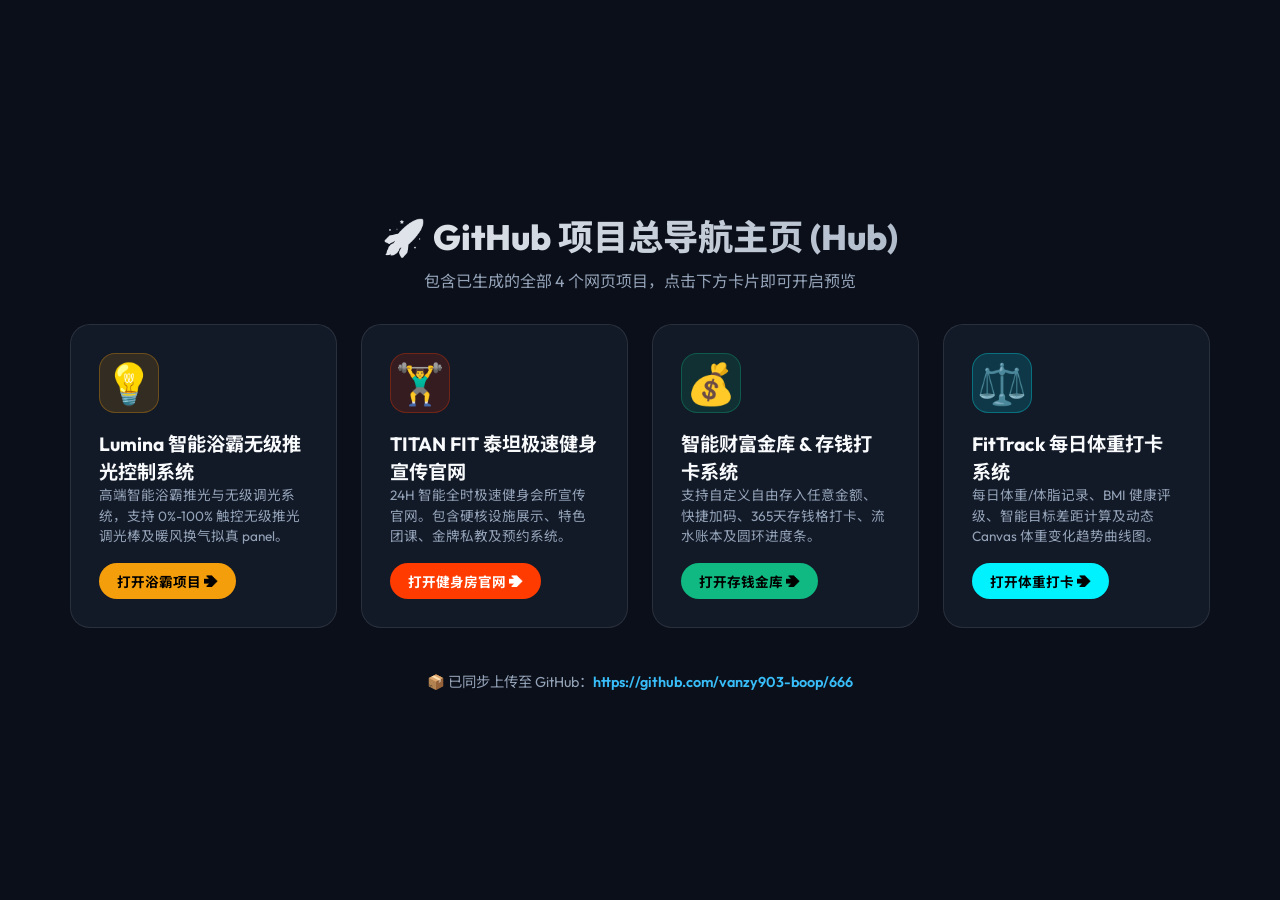
<file: index.html>
<!DOCTYPE html>
<html lang="zh-CN">
<head>
    <meta charset="UTF-8">
    <meta name="viewport" content="width=device-width, initial-scale=1.0">
    <title>项目导航汇总 Hub | GitHub 项目总览</title>
    <link rel="preconnect" href="https://fonts.googleapis.com">
    <link rel="preconnect" href="https://fonts.gstatic.com" crossorigin>
    <link href="https://fonts.googleapis.com/css2?family=Outfit:wght@400;600;800&family=Noto+Sans+SC:wght@400;600;700&display=swap" rel="stylesheet">
    <style>
        :root {
            --bg-color: #0b0f19;
            --card-bg: rgba(22, 30, 46, 0.7);
            --border-color: rgba(255, 255, 255, 0.1);
            --accent-gold: #f59e0b;
            --accent-red: #ff3b00;
            --accent-green: #10b981;
            --accent-cyan: #00f2fe;
            --text-main: #f8fafc;
            --text-muted: #94a3b8;
        }
        * { box-sizing: border-box; margin: 0; padding: 0; }
        body {
            background-color: var(--bg-color);
            color: var(--text-main);
            font-family: 'Outfit', 'Noto Sans SC', sans-serif;
            min-height: 100vh;
            display: flex;
            justify-content: center;
            align-items: center;
            padding: 40px 20px;
        }
        .hub-container {
            width: 100%;
            max-width: 1140px;
            display: flex;
            flex-direction: column;
            gap: 32px;
        }
        .header { text-align: center; }
        .header h1 {
            font-size: 2.2rem;
            font-weight: 800;
            margin-bottom: 8px;
            background: linear-gradient(90deg, #ffffff, #94a3b8);
            -webkit-background-clip: text;
            -webkit-text-fill-color: transparent;
        }
        .header p { color: var(--text-muted); font-size: 1rem; }
        .projects-grid {
            display: grid;
            grid-template-columns: repeat(auto-fit, minmax(260px, 1fr));
            gap: 24px;
        }
        .project-card {
            background: var(--card-bg);
            border: 1px solid var(--border-color);
            border-radius: 20px;
            padding: 28px;
            text-decoration: none;
            color: var(--text-main);
            display: flex;
            flex-direction: column;
            gap: 16px;
            transition: all 0.3s cubic-bezier(0.4, 0, 0.2, 1);
            backdrop-filter: blur(16px);
        }
        .project-card:hover {
            transform: translateY(-6px);
            border-color: rgba(255, 255, 255, 0.3);
            box-shadow: 0 12px 30px rgba(0, 0, 0, 0.5);
        }
        .card-icon {
            font-size: 2.5rem;
            width: 60px;
            height: 60px;
            border-radius: 16px;
            display: flex;
            justify-content: center;
            align-items: center;
        }
        .icon-bath { background: rgba(245, 158, 11, 0.15); border: 1px solid rgba(245, 158, 11, 0.3); }
        .icon-gym { background: rgba(255, 59, 0, 0.15); border: 1px solid rgba(255, 59, 0, 0.3); }
        .icon-save { background: rgba(16, 185, 129, 0.15); border: 1px solid rgba(16, 185, 129, 0.3); }
        .icon-weight { background: rgba(0, 242, 254, 0.15); border: 1px solid rgba(0, 242, 254, 0.3); }

        .project-card h2 { font-size: 1.2rem; font-weight: 700; }
        .project-card p { color: var(--text-muted); font-size: 0.85rem; line-height: 1.5; }

        .btn-enter {
            margin-top: auto;
            align-self: flex-start;
            padding: 8px 18px;
            border-radius: 30px;
            font-size: 0.85rem;
            font-weight: 700;
            display: inline-flex;
            align-items: center;
            gap: 6px;
        }
        .bath-btn { background: var(--accent-gold); color: #000; }
        .gym-btn { background: var(--accent-red); color: #fff; }
        .save-btn { background: var(--accent-green); color: #000; }
        .weight-btn { background: var(--accent-cyan); color: #000; }

        .github-link {
            text-align: center;
            margin-top: 10px;
            color: var(--text-muted);
            font-size: 0.9rem;
        }
        .github-link a { color: #38bdf8; text-decoration: none; font-weight: 600; }
    </style>
</head>
<body>
    <div class="hub-container">
        <div class="header">
            <h1>🚀 GitHub 项目总导航主页 (Hub)</h1>
            <p>包含已生成的全部 4 个网页项目，点击下方卡片即可开启预览</p>
        </div>

        <div class="projects-grid">
            <!-- Project 1: Bath Heater Push Light -->
            <a href="bath-heater-light/index.html" class="project-card">
                <div class="card-icon icon-bath">💡</div>
                <div>
                    <h2>Lumina 智能浴霸无级推光控制系统</h2>
                    <p>高端智能浴霸推光与无级调光系统，支持 0%-100% 触控无级推光调光棒及暖风换气拟真 panel。</p>
                </div>
                <span class="btn-enter bath-btn">打开浴霸项目 ➔</span>
            </a>

            <!-- Project 2: Gym Website -->
            <a href="gym-website/index.html" class="project-card">
                <div class="card-icon icon-gym">🏋️‍♂️</div>
                <div>
                    <h2>TITAN FIT 泰坦极速健身宣传官网</h2>
                    <p>24H 智能全时极速健身会所宣传官网。包含硬核设施展示、特色团课、金牌私教及预约系统。</p>
                </div>
                <span class="btn-enter gym-btn">打开健身房官网 ➔</span>
            </a>

            <!-- Project 3: Savings Tracker -->
            <a href="savings-tracker/index.html" class="project-card">
                <div class="card-icon icon-save">💰</div>
                <div>
                    <h2>智能财富金库 & 存钱打卡系统</h2>
                    <p>支持自定义自由存入任意金额、快捷加码、365天存钱格打卡、流水账本及圆环进度条。</p>
                </div>
                <span class="btn-enter save-btn">打开存钱金库 ➔</span>
            </a>

            <!-- Project 4: Weight Tracker -->
            <a href="weight-tracker/index.html" class="project-card">
                <div class="card-icon icon-weight">⚖️</div>
                <div>
                    <h2>FitTrack 每日体重打卡系统</h2>
                    <p>每日体重/体脂记录、BMI 健康评级、智能目标差距计算及动态 Canvas 体重变化趋势曲线图。</p>
                </div>
                <span class="btn-enter weight-btn">打开体重打卡 ➔</span>
            </a>
        </div>

        <div class="github-link">
            📦 已同步上传至 GitHub：<a href="https://github.com/vanzy903-boop/666" target="_blank">https://github.com/vanzy903-boop/666</a>
        </div>
    </div>
</body>
</html>
</file>
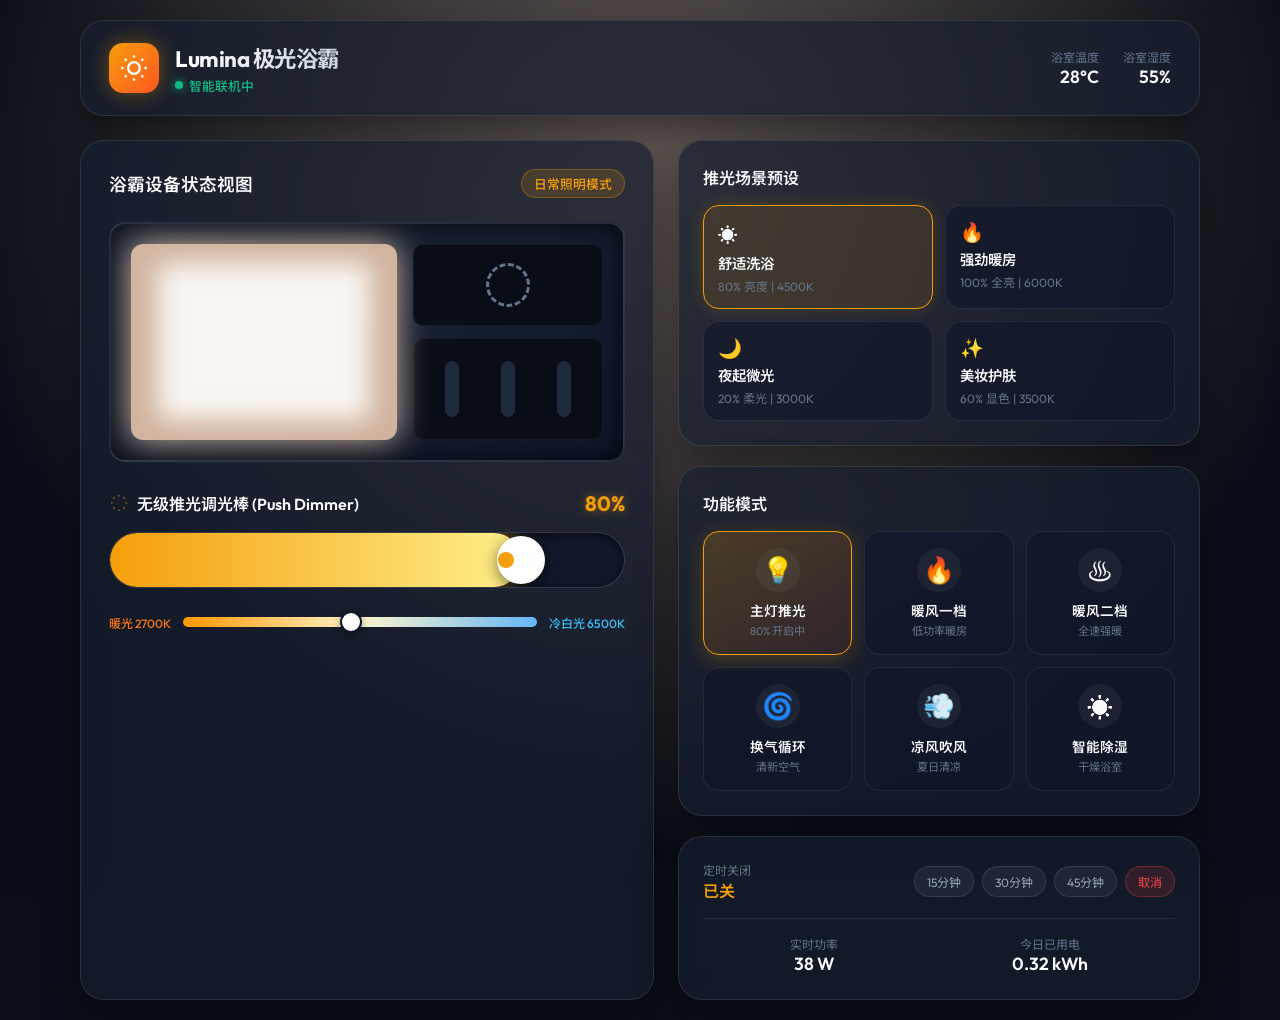
<file: bath-heater-light/index.html>
﻿<!DOCTYPE html>
<html lang="zh-CN">
<head>
    <meta charset="UTF-8">
    <meta name="viewport" content="width=device-width, initial-scale=1.0">
    <title>智能浴霸推光控制系统 | Lumina Bath Smart Light Controller</title>
    <meta name="description" content="高端智能浴霸推光与无级调光系统，支持暖风、换气、吹风及2700K-6500K无级推光调色控制。">
    <link rel="preconnect" href="https://fonts.googleapis.com">
    <link rel="preconnect" href="https://fonts.gstatic.com" crossorigin>
    <link href="https://fonts.googleapis.com/css2?family=Outfit:wght@300;400;500;600;700&family=Noto+Sans+SC:wght@300;400;500;700&display=swap" rel="stylesheet">
    <link rel="stylesheet" href="index.css">
</head>
<body>
    <div class="app-background" id="ambientBg"></div>

    <div class="app-container">
        <!-- Header -->
        <header class="app-header">
            <div class="brand">
                <div class="logo-icon">
                    <svg viewBox="0 0 24 24" width="28" height="28" fill="none" stroke="currentColor" stroke-width="2">
                        <circle cx="12" cy="12" r="5"></circle>
                        <path d="M12 1v2M12 21v2M4.22 4.22l1.42 1.42M18.36 18.36l1.42 1.42M1 12h2M21 12h2M4.22 19.78l1.42-1.42M18.36 5.64l1.42-1.42"></path>
                    </svg>
                </div>
                <div>
                    <h1>Lumina 极光浴霸</h1>
                    <span class="status-badge" id="connStatus">
                        <span class="pulse-dot"></span> 智能联机中
                    </span>
                </div>
            </div>
            <div class="environment-info">
                <div class="env-item">
                    <span class="env-label">浴室温度</span>
                    <span class="env-val" id="tempDisplay">28°C</span>
                </div>
                <div class="env-item">
                    <span class="env-label">浴室湿度</span>
                    <span class="env-val" id="humidityDisplay">55%</span>
                </div>
            </div>
        </header>

        <!-- Main Visualizer (Simulated Bath Heater Device Panel) -->
        <main class="main-content">
            <section class="device-preview-card">
                <div class="preview-header">
                    <h2>浴霸设备状态视图</h2>
                    <span class="mode-tag" id="activeModeTag">日常照明模式</span>
                </div>

                <div class="heater-unit" id="heaterUnit">
                    <!-- Lighting Panel Surface -->
                    <div class="light-surface" id="lightSurface">
                        <div class="light-rays"></div>
                        <div class="light-core" id="lightCore"></div>
                    </div>
                    <!-- Heating Coils & Air Vents Simulation -->
                    <div class="vent-panel">
                        <div class="vent-grill fan-vent" id="fanVent">
                            <div class="fan-blade" id="fanBlade"></div>
                        </div>
                        <div class="heat-coils" id="heatCoils">
                            <span class="coil"></span>
                            <span class="coil"></span>
                            <span class="coil"></span>
                        </div>
                    </div>
                </div>

                <!-- Light Dimming Push Slider (推光控制核心区域) -->
                <div class="push-light-section">
                    <div class="section-title-row">
                        <div class="title-with-icon">
                            <svg viewBox="0 0 24 24" width="20" height="20" fill="none" stroke="currentColor" stroke-width="2">
                                <path d="M12 3v1m0 16v1m9-9h-1M4 12H3m15.364 6.364l-.707-.707M6.343 6.343l-.707-.707m12.728 0l-.707.707M6.343 17.657l-.707.707"></path>
                            </svg>
                            <h3>无级推光调光棒 (Push Dimmer)</h3>
                        </div>
                        <div class="readout">
                            <span class="readout-val" id="brightnessReadout">80%</span>
                        </div>
                    </div>

                    <!-- Touch Interactive Push Light Bar -->
                    <div class="push-bar-container" id="pushBarTrack">
                        <div class="push-bar-fill" id="pushBarFill"></div>
                        <div class="push-bar-handle" id="pushBarHandle">
                            <div class="handle-grip"></div>
                            <span class="handle-tooltip" id="pushBarTooltip">80%</span>
                        </div>
                        <div class="push-bar-ticks">
                            <span>0%</span>
                            <span>25%</span>
                            <span>50%</span>
                            <span>75%</span>
                            <span>100%</span>
                        </div>
                    </div>

                    <!-- Color Temp Slider (色温推杆 2700K - 6500K) -->
                    <div class="color-temp-row">
                        <span class="temp-tag warm">暖光 2700K</span>
                        <input type="range" id="colorTempRange" min="2700" max="6500" value="4500" class="temp-slider">
                        <span class="temp-tag cool">冷白光 6500K</span>
                    </div>
                </div>
            </section>

            <!-- Control Controls Panel -->
            <section class="control-panel">
                <!-- Preset Scenes Quick Access -->
                <div class="card scene-presets">
                    <h3>推光场景预设</h3>
                    <div class="preset-grid">
                        <button class="preset-btn active" data-brightness="80" data-temp="4500" data-mode="normal">
                            <span class="preset-icon">☀️</span>
                            <span class="preset-name">舒适洗浴</span>
                            <span class="preset-desc">80% 亮度 | 4500K</span>
                        </button>
                        <button class="preset-btn" data-brightness="100" data-temp="6000" data-mode="warm-high">
                            <span class="preset-icon">🔥</span>
                            <span class="preset-name">强劲暖房</span>
                            <span class="preset-desc">100% 全亮 | 6000K</span>
                        </button>
                        <button class="preset-btn" data-brightness="20" data-temp="3000" data-mode="night">
                            <span class="preset-icon">🌙</span>
                            <span class="preset-name">夜起微光</span>
                            <span class="preset-desc">20% 柔光 | 3000K</span>
                        </button>
                        <button class="preset-btn" data-brightness="60" data-temp="3500" data-mode="dry">
                            <span class="preset-icon">✨</span>
                            <span class="preset-name">美妆护肤</span>
                            <span class="preset-desc">60% 显色 | 3500K</span>
                        </button>
                    </div>
                </div>

                <!-- Function Buttons Grid -->
                <div class="card function-matrix">
                    <h3>功能模式</h3>
                    <div class="function-grid">
                        <button class="func-card active" id="btnMainLight">
                            <div class="func-icon light">💡</div>
                            <div class="func-meta">
                                <span class="func-name">主灯推光</span>
                                <span class="func-sub" id="lightSubText">80% 开启中</span>
                            </div>
                        </button>
                        <button class="func-card" id="btnWarm1">
                            <div class="func-icon heat">🔥</div>
                            <div class="func-meta">
                                <span class="func-name">暖风一档</span>
                                <span class="func-sub">低功率暖房</span>
                            </div>
                        </button>
                        <button class="func-card" id="btnWarm2">
                            <div class="func-icon heat-max">♨️</div>
                            <div class="func-meta">
                                <span class="func-name">暖风二档</span>
                                <span class="func-sub">全速强暖</span>
                            </div>
                        </button>
                        <button class="func-card" id="btnVent">
                            <div class="func-icon vent">🌀</div>
                            <div class="func-meta">
                                <span class="func-name">换气循环</span>
                                <span class="func-sub">清新空气</span>
                            </div>
                        </button>
                        <button class="func-card" id="btnBlow">
                            <div class="func-icon blow">💨</div>
                            <div class="func-meta">
                                <span class="func-name">凉风吹风</span>
                                <span class="func-sub">夏日清凉</span>
                            </div>
                        </button>
                        <button class="func-card" id="btnDry">
                            <div class="func-icon dry">☀️</div>
                            <div class="func-meta">
                                <span class="func-name">智能除湿</span>
                                <span class="func-sub">干燥浴室</span>
                            </div>
                        </button>
                    </div>
                </div>

                <!-- Timer & Power Metrics -->
                <div class="card metrics-card">
                    <div class="metric-row">
                        <div class="metric-info">
                            <span class="m-label">定时关闭</span>
                            <span class="m-val" id="timerReadout">已关</span>
                        </div>
                        <div class="timer-btns">
                            <button class="timer-chip" data-min="15">15分钟</button>
                            <button class="timer-chip" data-min="30">30分钟</button>
                            <button class="timer-chip" data-min="45">45分钟</button>
                            <button class="timer-chip cancel" id="btnCancelTimer">取消</button>
                        </div>
                    </div>
                    <div class="divider"></div>
                    <div class="power-row">
                        <div class="p-item">
                            <span class="p-lbl">实时功率</span>
                            <span class="p-val" id="powerReadout">45 W</span>
                        </div>
                        <div class="p-item">
                            <span class="p-lbl">今日已用电</span>
                            <span class="p-val">0.32 kWh</span>
                        </div>
                    </div>
                </div>
            </section>
        </main>
    </div>

    <script src="main.js"></script>
</body>
</html>
</file>
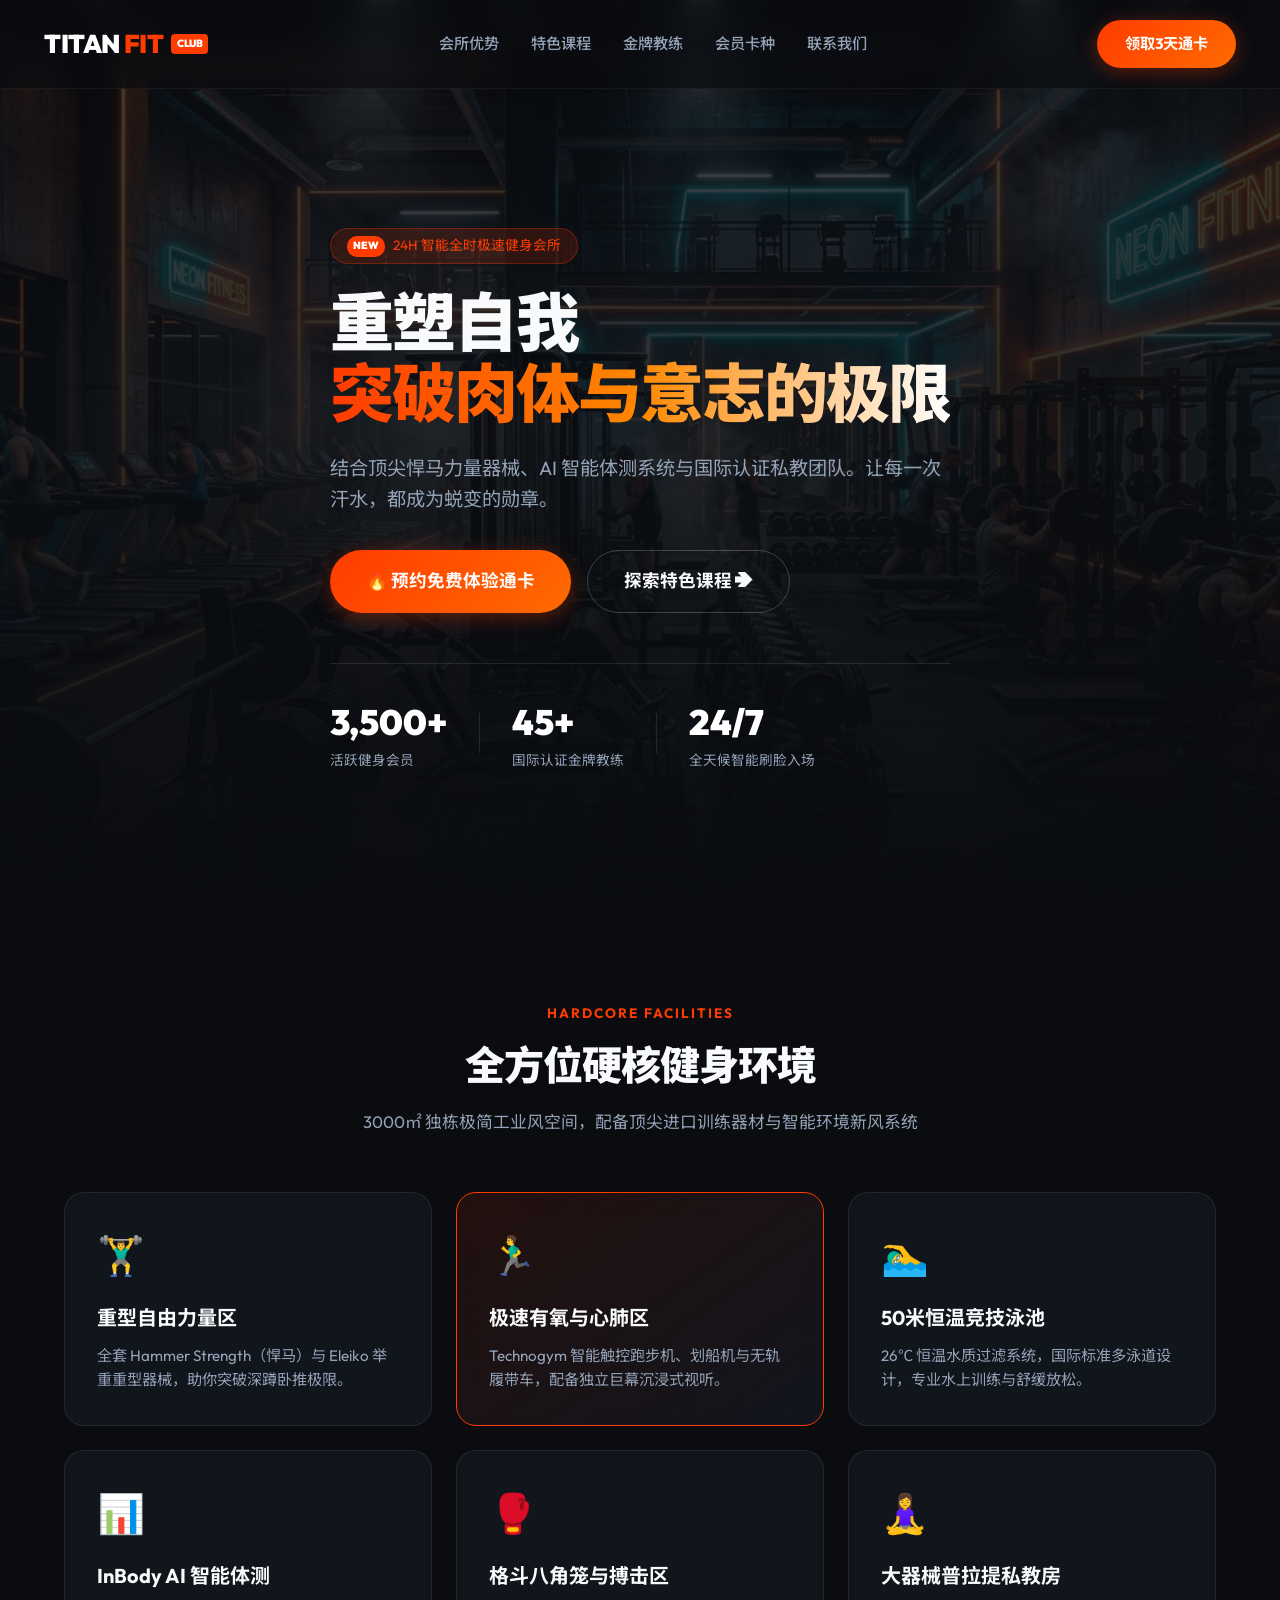
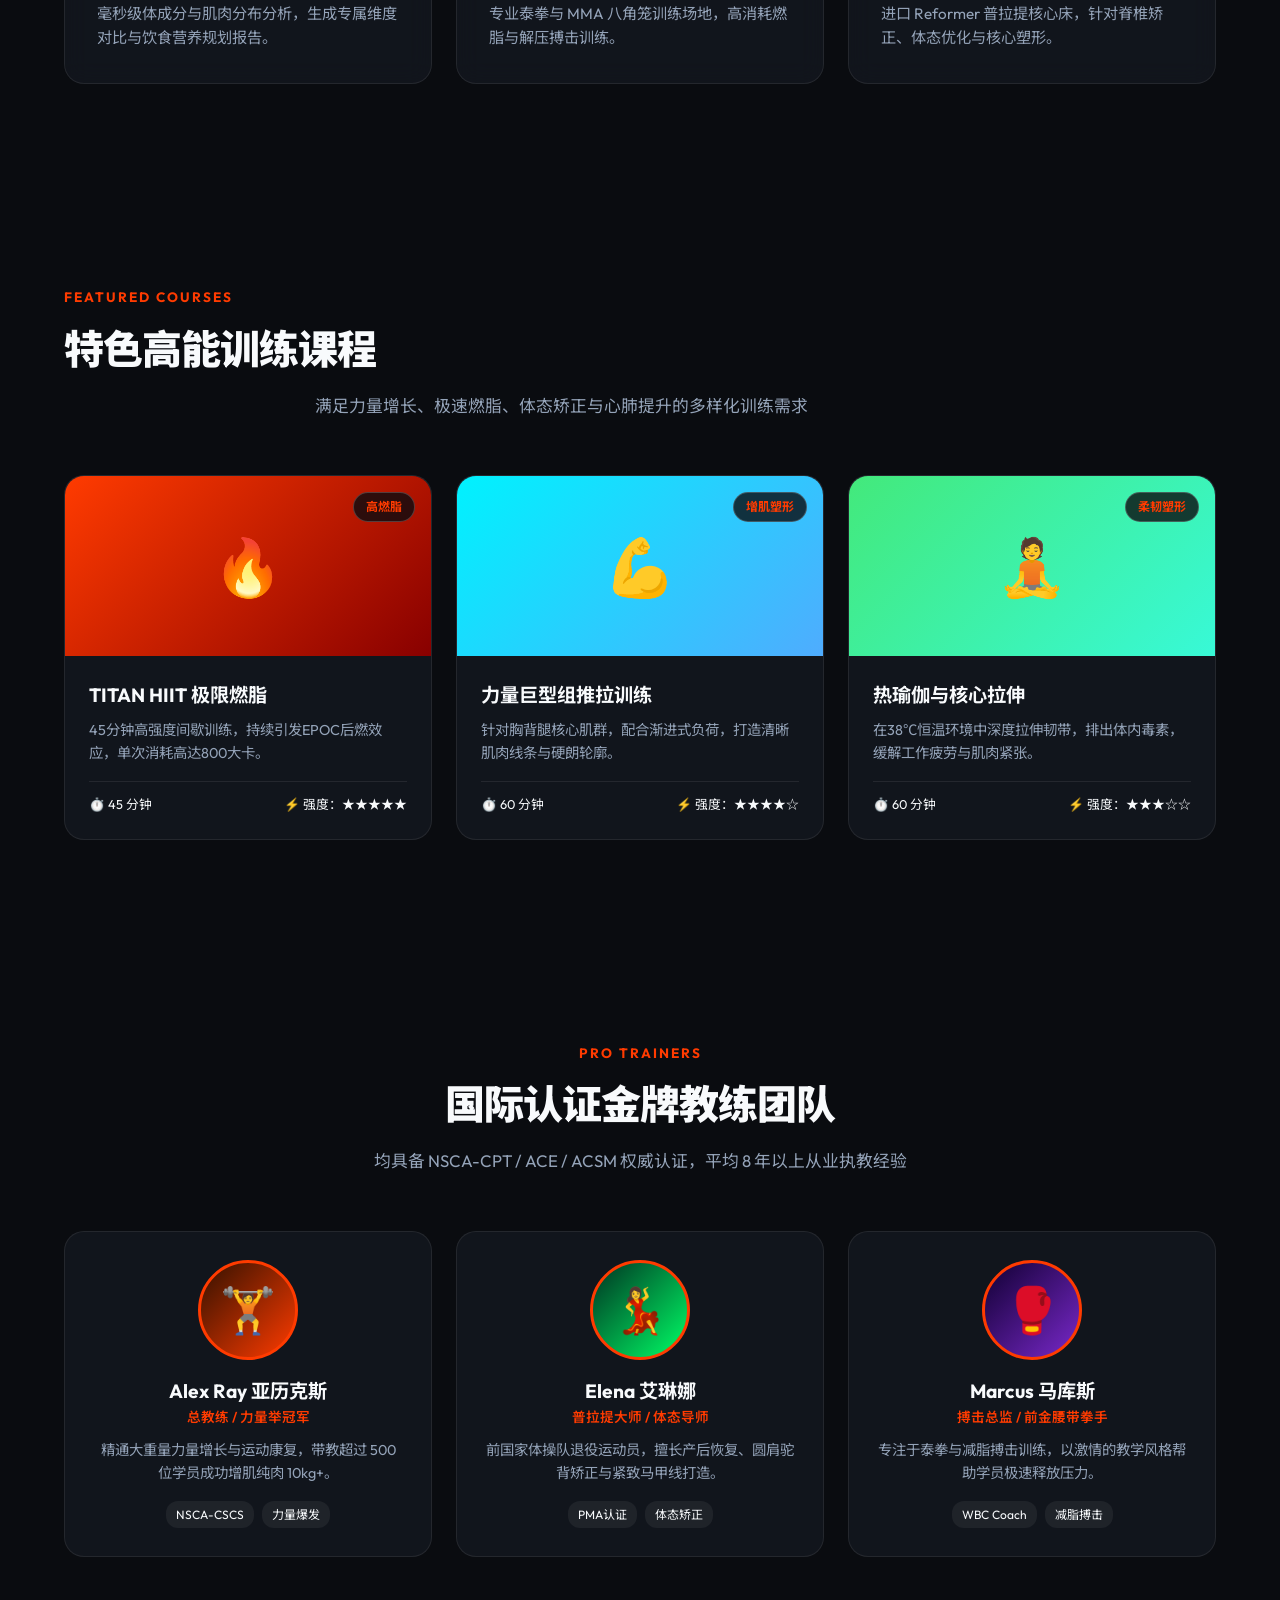
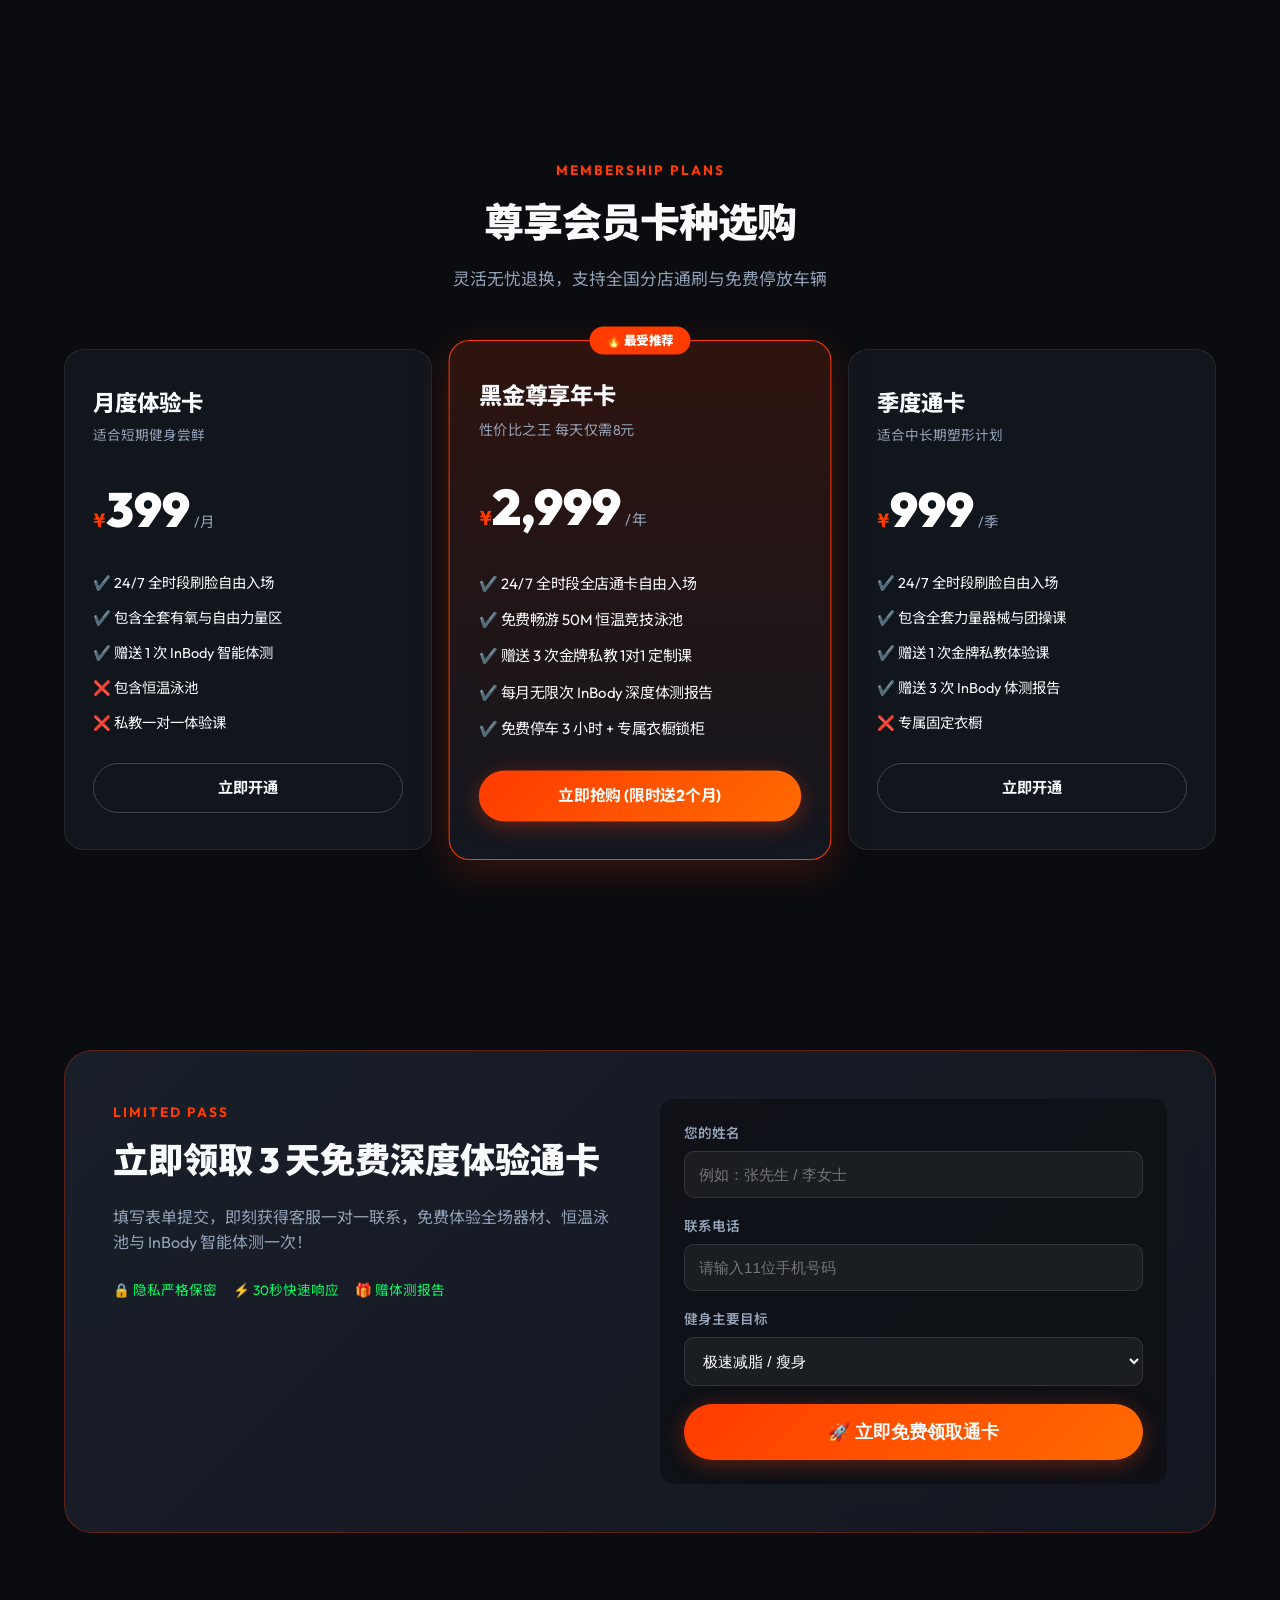
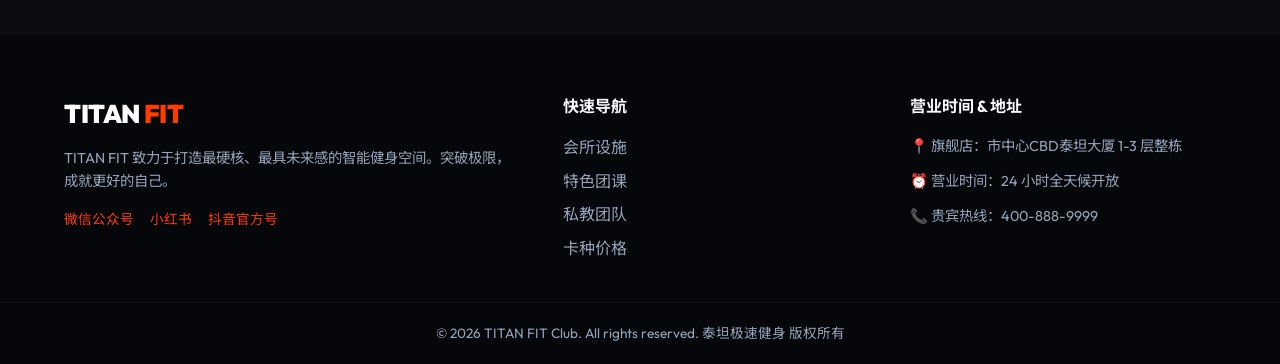
<file: gym-website/index.html>
<!DOCTYPE html>
<html lang="zh-CN">
<head>
    <meta charset="UTF-8">
    <meta name="viewport" content="width=device-width, initial-scale=1.0">
    <title>TITAN FIT 泰坦极速健身中心 | 突破极限 打造非凡体魄</title>
    <meta name="description" content="TITAN FIT 泰坦极速健身 - 24小时智能健身会所。提供重型力量区、有氧极速区、恒温泳池、HIIT燃脂及一对一金牌私教课程，即刻预约领取3天免费体验通卡！">
    <!-- Google Fonts -->
    <link rel="preconnect" href="https://fonts.googleapis.com">
    <link rel="preconnect" href="https://fonts.gstatic.com" crossorigin>
    <link href="https://fonts.googleapis.com/css2?family=Outfit:wght@400;600;700;900&family=Noto+Sans+SC:wght@400;500;700;900&display=swap" rel="stylesheet">
    <link rel="stylesheet" href="index.css">
</head>
<body>
    <!-- Navbar -->
    <nav class="navbar" id="navbar">
        <div class="nav-container">
            <a href="#" class="nav-logo">
                <span class="logo-bold">TITAN</span><span class="logo-highlight">FIT</span>
                <span class="logo-sub">CLUB</span>
            </a>
            <ul class="nav-links">
                <li><a href="#features">会所优势</a></li>
                <li><a href="#classes">特色课程</a></li>
                <li><a href="#trainers">金牌教练</a></li>
                <li><a href="#pricing">会员卡种</a></li>
                <li><a href="#contact">联系我们</a></li>
            </ul>
            <div class="nav-actions">
                <a href="#trial-form" class="btn btn-primary glow-effect">领取3天通卡</a>
            </div>
            <button class="mobile-menu-toggle" id="menuToggle" aria-label="Toggle Menu">
                <span></span><span></span><span></span>
            </button>
        </div>
    </nav>

    <!-- Hero Section -->
    <section class="hero-section">
        <div class="hero-bg-overlay"></div>
        <div class="hero-container">
            <div class="hero-content">
                <div class="badge-pill">
                    <span class="pulse-tag">NEW</span> 24H 智能全时极速健身会所
                </div>
                <h1 class="hero-title">
                    重塑自我 <br>
                    <span class="gradient-text">突破肉体与意志的极限</span>
                </h1>
                <p class="hero-desc">
                    结合顶尖悍马力量器械、AI 智能体测系统与国际认证私教团队。让每一次汗水，都成为蜕变的勋章。
                </p>
                <div class="hero-cta-group">
                    <a href="#trial-form" class="btn btn-large btn-primary glow-effect">
                        🔥 预约免费体验通卡
                    </a>
                    <a href="#classes" class="btn btn-large btn-outline">
                        探索特色课程 ➔
                    </a>
                </div>
                <!-- Stat Counter Grid -->
                <div class="hero-stats">
                    <div class="stat-item">
                        <span class="stat-number" data-target="3500">3,500+</span>
                        <span class="stat-label">活跃健身会员</span>
                    </div>
                    <div class="stat-divider"></div>
                    <div class="stat-item">
                        <span class="stat-number" data-target="45">45+</span>
                        <span class="stat-label">国际认证金牌教练</span>
                    </div>
                    <div class="stat-divider"></div>
                    <div class="stat-item">
                        <span class="stat-number">24/7</span>
                        <span class="stat-label">全天候智能刷脸入场</span>
                    </div>
                </div>
            </div>
        </div>
    </section>

    <!-- Features & Facilities Section -->
    <section class="section-padding features-section" id="features">
        <div class="container">
            <div class="section-header center">
                <span class="section-tag font-accent">HARDCORE FACILITIES</span>
                <h2 class="section-title">全方位硬核健身环境</h2>
                <p class="section-subtitle">3000㎡ 独栋极简工业风空间，配备顶尖进口训练器材与智能环境新风系统</p>
            </div>

            <div class="features-grid">
                <div class="feature-card">
                    <div class="feature-icon">🏋️‍♂️</div>
                    <h3>重型自由力量区</h3>
                    <p>全套 Hammer Strength（悍马）与 Eleiko 举重重型器械，助你突破深蹲卧推极限。</p>
                </div>
                <div class="feature-card highlighted">
                    <div class="feature-icon">🏃‍♂️</div>
                    <h3>极速有氧与心肺区</h3>
                    <p>Technogym 智能触控跑步机、划船机与无轨履带车，配备独立巨幕沉浸式视听。 </p>
                </div>
                <div class="feature-card">
                    <div class="feature-icon">🏊‍♂️</div>
                    <h3>50米恒温竞技泳池</h3>
                    <p>26℃ 恒温水质过滤系统，国际标准多泳道设计，专业水上训练与舒缓放松。</p>
                </div>
                <div class="feature-card">
                    <div class="feature-icon">📊</div>
                    <h3>InBody AI 智能体测</h3>
                    <p>毫秒级体成分与肌肉分布分析，生成专属维度对比与饮食营养规划报告。</p>
                </div>
                <div class="feature-card">
                    <div class="feature-icon">🥊</div>
                    <h3>格斗八角笼与搏击区</h3>
                    <p>专业泰拳与 MMA 八角笼训练场地，高消耗燃脂与解压搏击训练。</p>
                </div>
                <div class="feature-card">
                    <div class="feature-icon">🧘‍♀️</div>
                    <h3>大器械普拉提私教房</h3>
                    <p>进口 Reformer 普拉提核心床，针对脊椎矫正、体态优化与核心塑形。</p>
                </div>
            </div>
        </div>
    </section>

    <!-- Popular Classes Section -->
    <section class="section-padding classes-section" id="classes">
        <div class="container">
            <div class="section-header">
                <div>
                    <span class="section-tag font-accent">FEATURED COURSES</span>
                    <h2 class="section-title">特色高能训练课程</h2>
                </div>
                <p class="section-subtitle">满足力量增长、极速燃脂、体态矫正与心肺提升的多样化训练需求</p>
            </div>

            <div class="classes-slider">
                <div class="class-card">
                    <div class="class-badge">高燃脂</div>
                    <div class="class-img-placeholder c-bg-1">
                        <span class="c-icon">🔥</span>
                    </div>
                    <div class="class-info">
                        <h3>TITAN HIIT 极限燃脂</h3>
                        <p class="class-desc">45分钟高强度间歇训练，持续引发EPOC后燃效应，单次消耗高达800大卡。</p>
                        <div class="class-meta">
                            <span>⏱️ 45 分钟</span>
                            <span>⚡ 强度：★★★★★</span>
                        </div>
                    </div>
                </div>

                <div class="class-card">
                    <div class="class-badge">增肌塑形</div>
                    <div class="class-img-placeholder c-bg-2">
                        <span class="c-icon">💪</span>
                    </div>
                    <div class="class-info">
                        <h3>力量巨型组推拉训练</h3>
                        <p class="class-desc">针对胸背腿核心肌群，配合渐进式负荷，打造清晰肌肉线条与硬朗轮廓。</p>
                        <div class="class-meta">
                            <span>⏱️ 60 分钟</span>
                            <span>⚡ 强度：★★★★☆</span>
                        </div>
                    </div>
                </div>

                <div class="class-card">
                    <div class="class-badge">柔韧塑形</div>
                    <div class="class-img-placeholder c-bg-3">
                        <span class="c-icon">🧘</span>
                    </div>
                    <div class="class-info">
                        <h3>热瑜伽与核心拉伸</h3>
                        <p class="class-desc">在38℃恒温环境中深度拉伸韧带，排出体内毒素，缓解工作疲劳与肌肉紧张。</p>
                        <div class="class-meta">
                            <span>⏱️ 60 分钟</span>
                            <span>⚡ 强度：★★★☆☆</span>
                        </div>
                    </div>
                </div>
            </div>
        </div>
    </section>

    <!-- Elite Trainers Section -->
    <section class="section-padding trainers-section" id="trainers">
        <div class="container">
            <div class="section-header center">
                <span class="section-tag font-accent">PRO TRAINERS</span>
                <h2 class="section-title">国际认证金牌教练团队</h2>
                <p class="section-subtitle">均具备 NSCA-CPT / ACE / ACSM 权威认证，平均 8 年以上从业执教经验</p>
            </div>

            <div class="trainers-grid">
                <div class="trainer-card">
                    <div class="trainer-avatar t-bg-1">
                        <span class="t-emoji">🏋️</span>
                    </div>
                    <div class="trainer-details">
                        <h3>Alex Ray 亚历克斯</h3>
                        <span class="trainer-role">总教练 / 力量举冠军</span>
                        <p class="trainer-bio">精通大重量力量增长与运动康复，带教超过 500 位学员成功增肌纯肉 10kg+。</p>
                        <div class="trainer-tags">
                            <span>NSCA-CSCS</span>
                            <span>力量爆发</span>
                        </div>
                    </div>
                </div>

                <div class="trainer-card">
                    <div class="trainer-avatar t-bg-2">
                        <span class="t-emoji">💃</span>
                    </div>
                    <div class="trainer-details">
                        <h3>Elena 艾琳娜</h3>
                        <span class="trainer-role">普拉提大师 / 体态导师</span>
                        <p class="trainer-bio">前国家体操队退役运动员，擅长产后恢复、圆肩驼背矫正与紧致马甲线打造。</p>
                        <div class="trainer-tags">
                            <span>PMA认证</span>
                            <span>体态矫正</span>
                        </div>
                    </div>
                </div>

                <div class="trainer-card">
                    <div class="trainer-avatar t-bg-3">
                        <span class="t-emoji">🥊</span>
                    </div>
                    <div class="trainer-details">
                        <h3>Marcus 马库斯</h3>
                        <span class="trainer-role">搏击总监 / 前金腰带拳手</span>
                        <p class="trainer-bio">专注于泰拳与减脂搏击训练，以激情的教学风格帮助学员极速释放压力。</p>
                        <div class="trainer-tags">
                            <span>WBC Coach</span>
                            <span>减脂搏击</span>
                        </div>
                    </div>
                </div>
            </div>
        </div>
    </section>

    <!-- Pricing Membership Packages -->
    <section class="section-padding pricing-section" id="pricing">
        <div class="container">
            <div class="section-header center">
                <span class="section-tag font-accent">MEMBERSHIP PLANS</span>
                <h2 class="section-title">尊享会员卡种选购</h2>
                <p class="section-subtitle">灵活无忧退换，支持全国分店通刷与免费停放车辆</p>
            </div>

            <div class="pricing-grid">
                <!-- Basic Card -->
                <div class="pricing-card">
                    <div class="plan-header">
                        <h3>月度体验卡</h3>
                        <span class="plan-subtitle">适合短期健身尝鲜</span>
                    </div>
                    <div class="plan-price">
                        <span class="currency">¥</span><span class="price">399</span><span class="unit">/月</span>
                    </div>
                    <ul class="plan-features">
                        <li>✔️ 24/7 全时段刷脸自由入场</li>
                        <li>✔️ 包含全套有氧与自由力量区</li>
                        <li>✔️ 赠送 1 次 InBody 智能体测</li>
                        <li>❌ 包含恒温泳池</li>
                        <li>❌ 私教一对一体验课</li>
                    </ul>
                    <a href="#trial-form" class="btn btn-outline full-width">立即开通</a>
                </div>

                <!-- Featured VIP Card -->
                <div class="pricing-card featured">
                    <div class="popular-ribbon">🔥 最受推荐</div>
                    <div class="plan-header">
                        <h3>黑金尊享年卡</h3>
                        <span class="plan-subtitle">性价比之王 每天仅需8元</span>
                    </div>
                    <div class="plan-price">
                        <span class="currency">¥</span><span class="price">2,999</span><span class="unit">/年</span>
                    </div>
                    <ul class="plan-features">
                        <li>✔️ 24/7 全时段全店通卡自由入场</li>
                        <li>✔️ 免费畅游 50M 恒温竞技泳池</li>
                        <li>✔️ 赠送 3 次金牌私教 1对1 定制课</li>
                        <li>✔️ 每月无限次 InBody 深度体测报告</li>
                        <li>✔️ 免费停车 3 小时 + 专属衣橱锁柜</li>
                    </ul>
                    <a href="#trial-form" class="btn btn-primary glow-effect full-width">立即抢购 (限时送2个月)</a>
                </div>

                <!-- Season Pass -->
                <div class="pricing-card">
                    <div class="plan-header">
                        <h3>季度通卡</h3>
                        <span class="plan-subtitle">适合中长期塑形计划</span>
                    </div>
                    <div class="plan-price">
                        <span class="currency">¥</span><span class="price">999</span><span class="unit">/季</span>
                    </div>
                    <ul class="plan-features">
                        <li>✔️ 24/7 全时段刷脸自由入场</li>
                        <li>✔️ 包含全套力量器械与团操课</li>
                        <li>✔️ 赠送 1 次金牌私教体验课</li>
                        <li>✔️ 赠送 3 次 InBody 体测报告</li>
                        <li>❌ 专属固定衣橱</li>
                    </ul>
                    <a href="#trial-form" class="btn btn-outline full-width">立即开通</a>
                </div>
            </div>
        </div>
    </section>

    <!-- Free Trial Booking Form Section -->
    <section class="section-padding trial-section" id="trial-form">
        <div class="container">
            <div class="trial-box">
                <div class="trial-text">
                    <span class="section-tag font-accent">LIMITED PASS</span>
                    <h2>立即领取 3 天免费深度体验通卡</h2>
                    <p>填写表单提交，即刻获得客服一对一联系，免费体验全场器材、恒温泳池与 InBody 智能体测一次！</p>
                    <div class="guarantee-list">
                        <span>🔒 隐私严格保密</span>
                        <span>⚡ 30秒快速响应</span>
                        <span>🎁 赠体测报告</span>
                    </div>
                </div>
                <div class="trial-form-card">
                    <form id="bookingForm">
                        <div class="form-group">
                            <label for="userName">您的姓名</label>
                            <input type="text" id="userName" placeholder="例如：张先生 / 李女士" required>
                        </div>
                        <div class="form-group">
                            <label for="userPhone">联系电话</label>
                            <input type="tel" id="userPhone" placeholder="请输入11位手机号码" pattern="[0-9]{11}" required>
                        </div>
                        <div class="form-group">
                            <label for="fitnessGoal">健身主要目标</label>
                            <select id="fitnessGoal">
                                <option value="weight-loss">极速减脂 / 瘦身</option>
                                <option value="muscle-gain">增肌塑形 / 力量提升</option>
                                <option value="posture">体态矫正 / 运动康复</option>
                                <option value="swimming">游泳 / 舒压放松</option>
                            </select>
                        </div>
                        <button type="submit" class="btn btn-primary btn-large glow-effect full-width">
                            🚀 立即免费领取通卡
                        </button>
                    </form>
                </div>
            </div>
        </div>
    </section>

    <!-- Footer -->
    <footer class="footer" id="contact">
        <div class="container footer-grid">
            <div class="footer-col brand-col">
                <div class="nav-logo">
                    <span class="logo-bold">TITAN</span><span class="logo-highlight">FIT</span>
                </div>
                <p>TITAN FIT 致力于打造最硬核、最具未来感的智能健身空间。突破极限，成就更好的自己。</p>
                <div class="social-links">
                    <a href="#">微信公众号</a>
                    <a href="#">小红书</a>
                    <a href="#">抖音官方号</a>
                </div>
            </div>
            <div class="footer-col">
                <h4>快速导航</h4>
                <ul>
                    <li><a href="#features">会所设施</a></li>
                    <li><a href="#classes">特色团课</a></li>
                    <li><a href="#trainers">私教团队</a></li>
                    <li><a href="#pricing">卡种价格</a></li>
                </ul>
            </div>
            <div class="footer-col">
                <h4>营业时间 & 地址</h4>
                <p>📍 旗舰店：市中心CBD泰坦大厦 1-3 层整栋</p>
                <p>⏰ 营业时间：24 小时全天候开放</p>
                <p>📞 贵宾热线：400-888-9999</p>
            </div>
        </div>
        <div class="footer-bottom">
            <div class="container">
                <p>&copy; 2026 TITAN FIT Club. All rights reserved. 泰坦极速健身 版权所有</p>
            </div>
        </div>
    </footer>

    <!-- Success Modal -->
    <div class="modal-overlay" id="successModal">
        <div class="modal-card">
            <div class="modal-icon">🎉</div>
            <h3>预约成功！通卡已生成</h3>
            <p>我们的专属健身顾问将在 10 分钟内与您电话确认体验时间，请保持手机畅通！</p>
            <button class="btn btn-primary" id="closeModal">收到，太棒了！</button>
        </div>
    </div>

    <script src="main.js"></script>
</body>
</html>
</file>
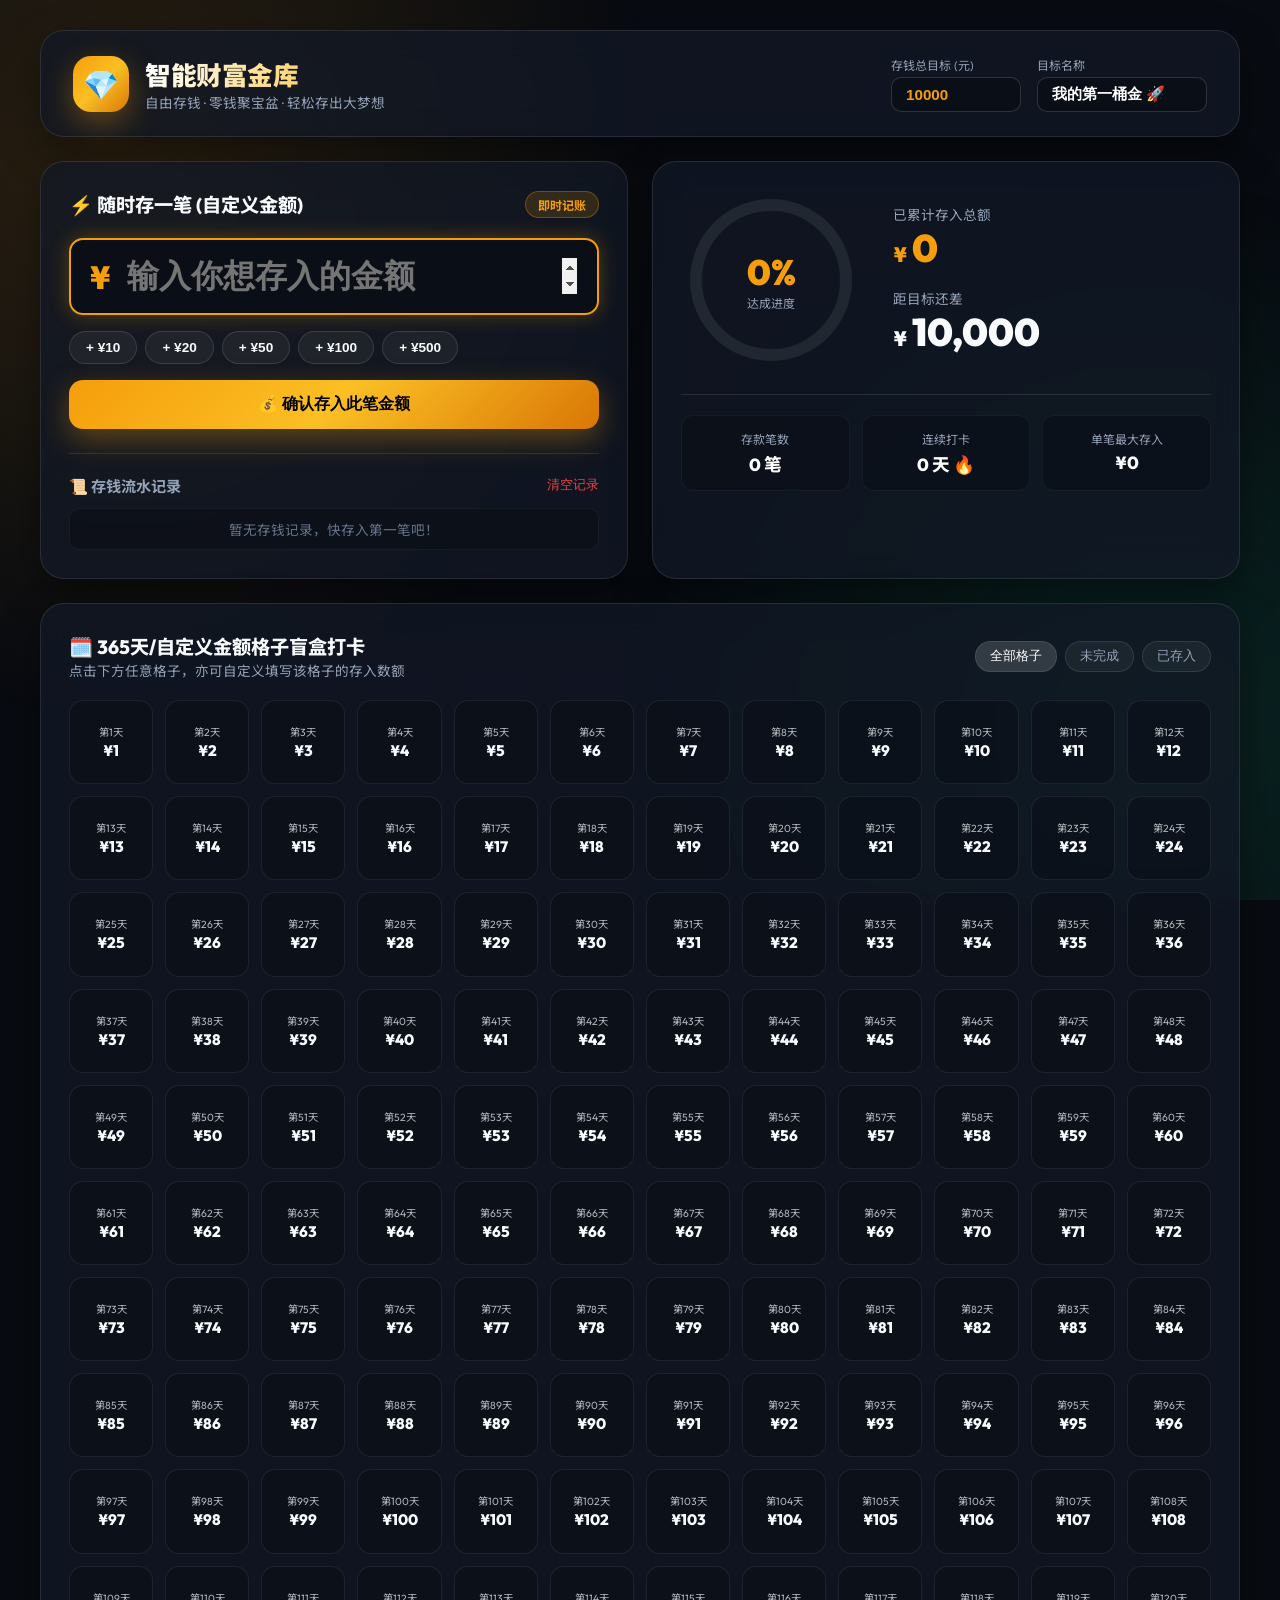
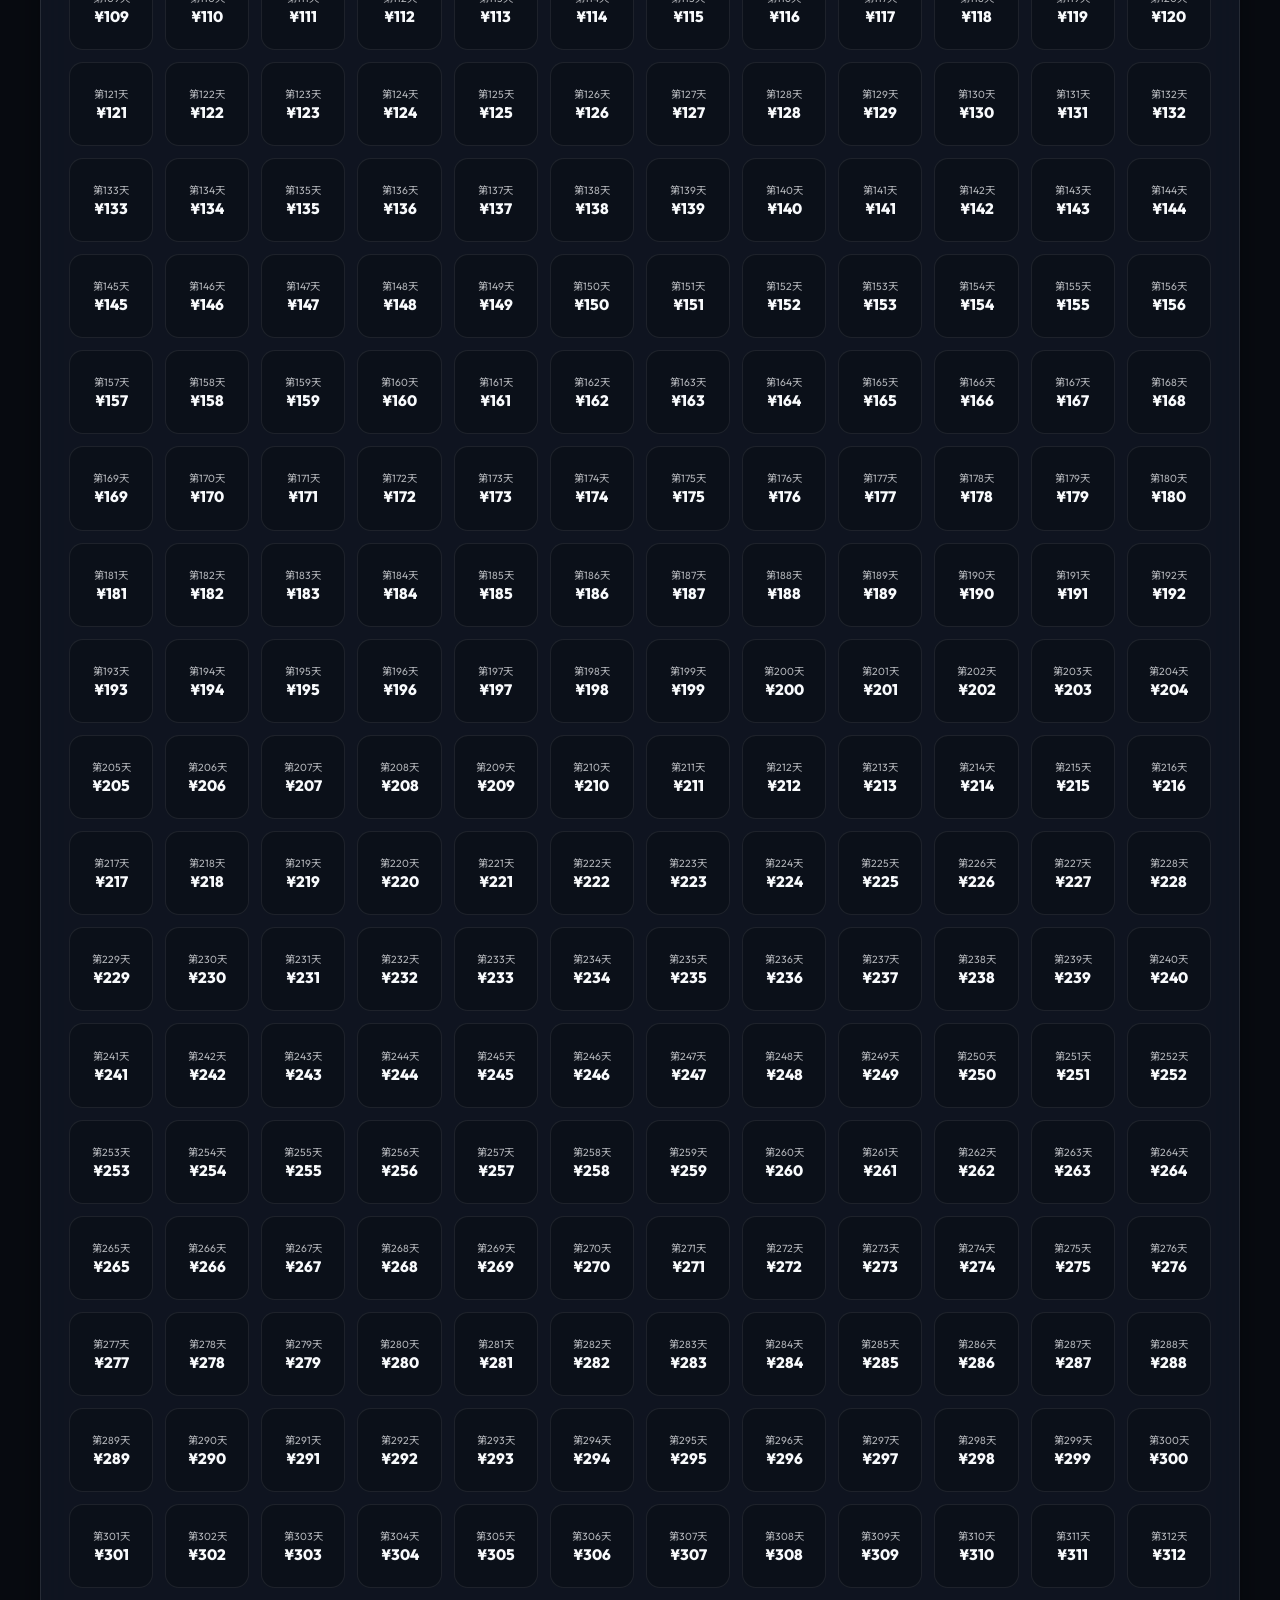
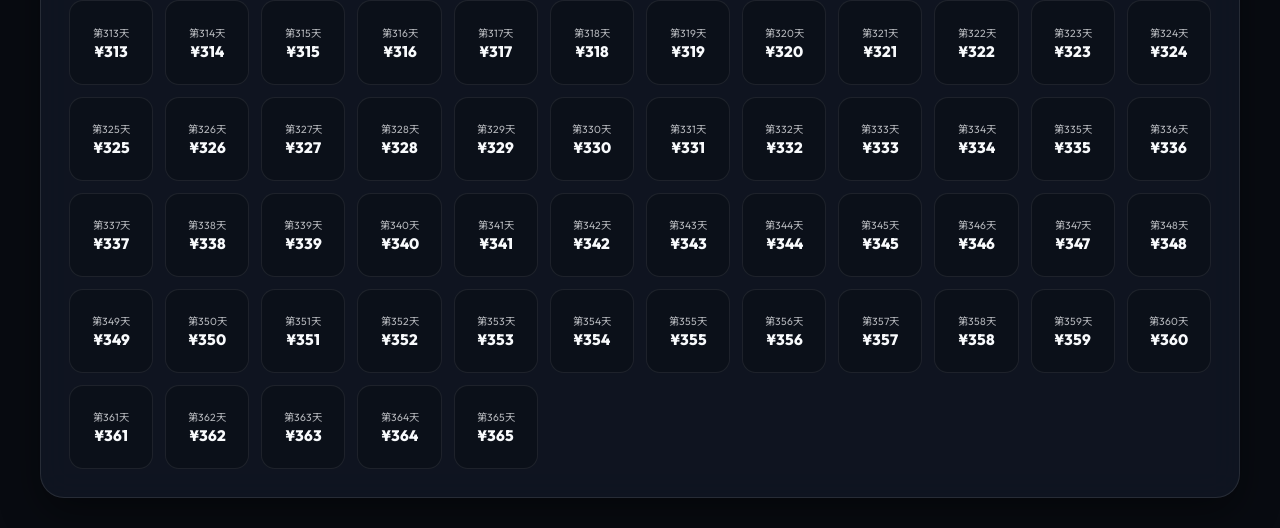
<file: savings-tracker/index.html>
<!DOCTYPE html>
<html lang="zh-CN">
<head>
    <meta charset="UTF-8">
    <meta name="viewport" content="width=device-width, initial-scale=1.0">
    <title>自由存钱账本 & 365天挑战 | 智能资产金库</title>
    <meta name="description" content="高颜值自由存钱金库系统。支持自定义存入任意金额、快捷加码、365天存钱格打卡与详细存钱流水账本。">
    <link rel="preconnect" href="https://fonts.googleapis.com">
    <link rel="preconnect" href="https://fonts.gstatic.com" crossorigin>
    <link href="https://fonts.googleapis.com/css2?family=Outfit:wght@400;600;700;900&family=Noto+Sans+SC:wght@400;500;700;900&display=swap" rel="stylesheet">
    <link rel="stylesheet" href="index.css">
</head>
<body>
    <div class="glow-bg-effects"></div>

    <div class="app-container">
        <!-- Header & Target Settings -->
        <header class="app-header">
            <div class="header-brand">
                <div class="coin-logo glow-gold">💎</div>
                <div>
                    <h1>智能财富金库</h1>
                    <p class="subtitle">自由存钱 · 零钱聚宝盆 · 轻松存出大梦想</p>
                </div>
            </div>
            <div class="target-setting-bar">
                <div class="setting-item">
                    <span class="s-label">存钱总目标 (元)</span>
                    <input type="number" id="customTargetInput" value="10000" min="100" step="100" class="input-target">
                </div>
                <div class="setting-item">
                    <span class="s-label">目标名称</span>
                    <input type="text" id="targetNameInput" value="我的第一桶金 🚀" class="input-name">
                </div>
            </div>
        </header>

        <!-- Main Dashboard Split -->
        <main class="main-dashboard-grid">
            <!-- Left: Custom Deposit Interactive Console -->
            <section class="deposit-console-card">
                <div class="card-header">
                    <h2>⚡ 随时存一笔 (自定义金额)</h2>
                    <span class="badge-gold">即时记账</span>
                </div>

                <!-- Custom Money Input Bar -->
                <form id="customDepositForm" class="deposit-input-form">
                    <div class="input-amount-wrapper">
                        <span class="currency-prefix">¥</span>
                        <input type="number" id="inputDepositAmount" placeholder="输入你想存入的金额" min="1" max="100000" step="1" required autofocus>
                    </div>

                    <!-- Quick Amount Preset Chips -->
                    <div class="quick-preset-chips">
                        <button type="button" class="preset-chip" data-val="10">+ ¥10</button>
                        <button type="button" class="preset-chip" data-val="20">+ ¥20</button>
                        <button type="button" class="preset-chip" data-val="50">+ ¥50</button>
                        <button type="button" class="preset-chip" data-val="100">+ ¥100</button>
                        <button type="button" class="preset-chip" data-val="500">+ ¥500</button>
                    </div>

                    <button type="submit" class="btn btn-gold-gradient btn-large full-width glow-btn">
                        💰 确认存入此笔金额
                    </button>
                </form>

                <!-- History Log Feed -->
                <div class="history-section">
                    <div class="history-header">
                        <h3>📜 存钱流水记录</h3>
                        <button class="btn-text" id="btnClearHistory">清空记录</button>
                    </div>
                    <ul class="history-list" id="historyList">
                        <!-- Dynamic history items -->
                    </ul>
                </div>
            </section>

            <!-- Right: Real-time Stats & Savings Ring -->
            <section class="stats-overview-card">
                <div class="overall-progress-box">
                    <div class="circle-progress-wrapper">
                        <svg class="progress-ring" width="180" height="180">
                            <circle class="progress-ring-bg" stroke="rgba(255,255,255,0.08)" stroke-width="12" fill="transparent" r="75" cx="90" cy="90"/>
                            <circle class="progress-ring-circle" id="ringCircle" stroke="url(#goldGradient)" stroke-width="12" stroke-dasharray="471" stroke-dashoffset="471" fill="transparent" r="75" cx="90" cy="90"/>
                            <defs>
                                <linearGradient id="goldGradient" x1="0%" y1="0%" x2="100%" y2="100%">
                                    <stop offset="0%" stop-color="#f59e0b" />
                                    <stop offset="100%" stop-color="#10b981" />
                                </linearGradient>
                            </defs>
                        </svg>
                        <div class="ring-center-text">
                            <span class="percent-val" id="percentText">0%</span>
                            <span class="percent-lbl">达成进度</span>
                        </div>
                    </div>

                    <div class="big-metrics-group">
                        <div class="big-metric">
                            <span class="bm-label">已累计存入总额</span>
                            <div class="bm-val gold-text"><span class="sym">¥</span><span id="savedTotalVal">0</span></div>
                        </div>
                        <div class="big-metric">
                            <span class="bm-label">距目标还差</span>
                            <div class="bm-val muted-text"><span class="sym">¥</span><span id="remainingVal">10,000</span></div>
                        </div>
                    </div>
                </div>

                <!-- Secondary Stats Grid -->
                <div class="mini-stats-grid">
                    <div class="mini-stat">
                        <span class="ms-lbl">存款笔数</span>
                        <span class="ms-val" id="depositTimes">0 笔</span>
                    </div>
                    <div class="mini-stat">
                        <span class="ms-lbl">连续打卡</span>
                        <span class="ms-val" id="streakDays">0 天 🔥</span>
                    </div>
                    <div class="mini-stat">
                        <span class="ms-lbl">单笔最大存入</span>
                        <span class="ms-val" id="maxDeposit">¥0</span>
                    </div>
                </div>
            </section>
        </main>

        <!-- Interactive Grid Board Section (365 Grid Matrix) -->
        <section class="grid-matrix-card">
            <div class="matrix-header">
                <div>
                    <h2>🗓️ 365天/自定义金额格子盲盒打卡</h2>
                    <p class="sub">点击下方任意格子，亦可自定义填写该格子的存入数额</p>
                </div>
                <div class="filter-group">
                    <button class="chip active" data-filter="all">全部格子</button>
                    <button class="chip" data-filter="pending">未完成</button>
                    <button class="chip" data-filter="done">已存入</button>
                </div>
            </div>

            <div class="grid-board" id="gridBoard">
                <!-- Dynamically generated 365 cells -->
            </div>
        </section>
    </div>

    <!-- Custom Cell Amount Modal -->
    <div class="modal-overlay" id="cellModal">
        <div class="modal-card">
            <div class="modal-icon">✏️</div>
            <h3>设置该格子的存钱金额</h3>
            <p>请输入本天/本格准备存入的任意数额：</p>
            <div class="modal-input-box">
                <span class="sym">¥</span>
                <input type="number" id="cellModalInput" min="1" max="100000" placeholder="例如: 88">
            </div>
            <div class="modal-btn-row">
                <button class="btn btn-outline" id="btnCancelCellModal">取消</button>
                <button class="btn btn-gold-gradient" id="btnConfirmCellModal">存入此金额 💰</button>
            </div>
        </div>
    </div>

    <script src="main.js"></script>
</body>
</html>
</file>
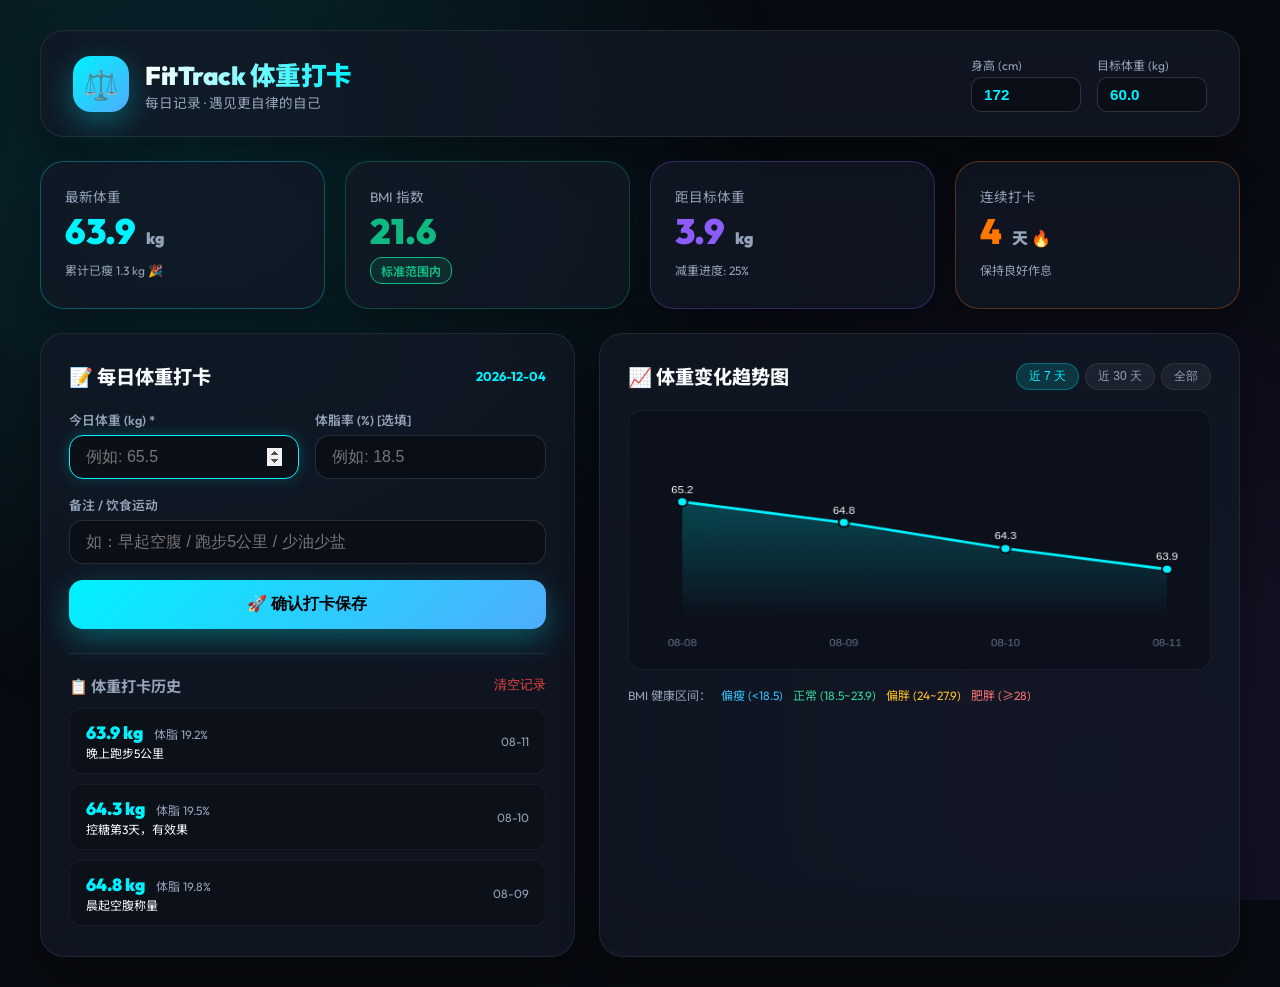
<file: weight-tracker/index.html>
<!DOCTYPE html>
<html lang="zh-CN">
<head>
    <meta charset="UTF-8">
    <meta name="viewport" content="width=device-width, initial-scale=1.0">
    <title>FitTrack 每日体重打卡与健康追踪 | 智能身材管理</title>
    <meta name="description" content="极简高颜值每日体重记录与 BMI 曲线追踪系统。支持记录每日体重、体脂率、饮食备注，内置动态趋势图表与身材健康分析。">
    <link rel="preconnect" href="https://fonts.googleapis.com">
    <link rel="preconnect" href="https://fonts.gstatic.com" crossorigin>
    <link href="https://fonts.googleapis.com/css2?family=Outfit:wght@400;600;700;900&family=Noto+Sans+SC:wght@400;500;700;900&display=swap" rel="stylesheet">
    <link rel="stylesheet" href="index.css">
</head>
<body>
    <div class="ambient-glow"></div>

    <div class="app-container">
        <!-- Header -->
        <header class="app-header">
            <div class="brand">
                <div class="logo-icon glow-cyan">⚖️</div>
                <div>
                    <h1>FitTrack 体重打卡</h1>
                    <p class="subtitle">每日记录 · 遇见更自律的自己</p>
                </div>
            </div>

            <!-- Target Goal Bar -->
            <div class="goal-bar">
                <div class="goal-input-group">
                    <span class="label">身高 (cm)</span>
                    <input type="number" id="userHeight" value="172" min="100" max="230" class="input-sm">
                </div>
                <div class="goal-input-group">
                    <span class="label">目标体重 (kg)</span>
                    <input type="number" id="targetWeight" value="60.0" step="0.1" min="30" max="200" class="input-sm">
                </div>
            </div>
        </header>

        <!-- Metrics Dashboard -->
        <section class="dashboard-section">
            <div class="metrics-grid">
                <div class="metric-card cyan">
                    <span class="m-label">最新体重</span>
                    <div class="m-val"><span id="latestWeight">--</span> <span class="unit">kg</span></div>
                    <span class="m-sub" id="weightDiffSub">相比初始: --</span>
                </div>
                <div class="metric-card green">
                    <span class="m-label">BMI 指数</span>
                    <div class="m-val"><span id="bmiValue">--</span></div>
                    <span class="m-badge" id="bmiStatusBadge">标准范围</span>
                </div>
                <div class="metric-card purple">
                    <span class="m-label">距目标体重</span>
                    <div class="m-val"><span id="toTargetWeight">--</span> <span class="unit">kg</span></div>
                    <span class="m-sub" id="targetProgressSub">完成度: 0%</span>
                </div>
                <div class="metric-card orange">
                    <span class="m-label">连续打卡</span>
                    <div class="m-val"><span id="streakCount">0</span> <span class="unit">天 🔥</span></div>
                    <span class="m-sub">保持良好作息</span>
                </div>
            </div>
        </section>

        <!-- Main Workspace Grid -->
        <main class="workspace-grid">
            <!-- Left: Check-in Form & Log Feed -->
            <section class="card input-card">
                <div class="card-header">
                    <h2>📝 每日体重打卡</h2>
                    <span class="date-tag" id="currentDateTag">2026-08-11</span>
                </div>

                <form id="weightForm" class="weight-form">
                    <div class="form-row">
                        <div class="form-group">
                            <label for="inputWeight">今日体重 (kg) *</label>
                            <input type="number" id="inputWeight" step="0.1" min="20" max="250" placeholder="例如: 65.5" required autofocus>
                        </div>
                        <div class="form-group">
                            <label for="inputBodyFat">体脂率 (%) [选填]</label>
                            <input type="number" id="inputBodyFat" step="0.1" min="3" max="60" placeholder="例如: 18.5">
                        </div>
                    </div>

                    <div class="form-group">
                        <label for="inputNote">备注 / 饮食运动</label>
                        <input type="text" id="inputNote" placeholder="如：早起空腹 / 跑步5公里 / 少油少盐">
                    </div>

                    <button type="submit" class="btn btn-cyan-gradient full-width glow-btn">
                        🚀 确认打卡保存
                    </button>
                </form>

                <!-- History Log Feed -->
                <div class="history-container">
                    <div class="history-header">
                        <h3>📋 体重打卡历史</h3>
                        <button class="btn-text danger" id="btnClearLogs">清空记录</button>
                    </div>
                    <ul class="history-list" id="historyList">
                        <!-- Dynamic History Rows -->
                    </ul>
                </div>
            </section>

            <!-- Right: Interactive SVG Weight Trend Chart -->
            <section class="card chart-card">
                <div class="card-header">
                    <h2>📈 体重变化趋势图</h2>
                    <div class="chart-filter">
                        <button class="filter-chip active" data-days="7">近 7 天</button>
                        <button class="filter-chip" data-days="30">近 30 天</button>
                        <button class="filter-chip" data-days="all">全部</button>
                    </div>
                </div>

                <div class="chart-canvas-wrapper">
                    <canvas id="weightChart" width="540" height="260"></canvas>
                </div>

                <!-- BMI Reference Legend Bar -->
                <div class="bmi-reference-bar">
                    <span class="ref-title">BMI 健康区间：</span>
                    <span class="ref-item blue">偏瘦 (<18.5)</span>
                    <span class="ref-item green">正常 (18.5~23.9)</span>
                    <span class="ref-item yellow">偏胖 (24~27.9)</span>
                    <span class="ref-item red">肥胖 (≥28)</span>
                </div>
            </section>
        </main>
    </div>

    <script src="main.js"></script>
</body>
</html>
</file>
<file: bath-heater-light/index.css>
﻿/* ==========================================================================
   Lumina Bath Smart Light Controller - Premium Dark Glassmorphism CSS
   ========================================================================== */

:root {
    --bg-dark: #0b0f19;
    --card-bg: rgba(22, 30, 46, 0.7);
    --card-border: rgba(255, 255, 255, 0.1);
    --accent-gold: #f59e0b;
    --accent-orange: #ff5722;
    --accent-cyan: #00f2fe;
    --accent-blue: #3b82f6;
    --text-primary: #f8fafc;
    --text-secondary: #94a3b8;
    --text-muted: #64748b;
    --radius-lg: 24px;
    --radius-md: 16px;
    --radius-sm: 10px;
    --font-main: 'Outfit', 'Noto Sans SC', system-ui, -apple-system, sans-serif;
    
    /* Dynamic Push Light Variables */
    --light-brightness: 0.8;
    --light-temp-rgb: 255, 228, 196;
    --glow-color: rgba(255, 200, 120, 0.4);
}

* {
    box-sizing: border-box;
    margin: 0;
    padding: 0;
    font-family: var(--font-main);
    -webkit-font-smoothing: antialiased;
}

body {
    background-color: var(--bg-dark);
    color: var(--text-primary);
    min-height: 100vh;
    overflow-x: hidden;
    display: flex;
    justify-content: center;
    align-items: center;
    padding: 20px;
}

/* Ambient Animated Glow Background */
.app-background {
    position: fixed;
    top: 0;
    left: 0;
    width: 100vw;
    height: 100vh;
    z-index: 0;
    background: radial-gradient(circle at 50% 20%, var(--glow-color) 0%, rgba(11, 15, 25, 0.95) 70%);
    transition: background 0.4s ease;
    pointer-events: none;
}

.app-container {
    position: relative;
    z-index: 1;
    width: 100%;
    max-width: 1120px;
    display: flex;
    flex-direction: column;
    gap: 24px;
}

/* Header Section */
.app-header {
    display: flex;
    justify-content: space-between;
    align-items: center;
    padding: 20px 28px;
    background: var(--card-bg);
    border: 1px solid var(--card-border);
    backdrop-filter: blur(16px);
    border-radius: var(--radius-lg);
    box-shadow: 0 10px 30px rgba(0, 0, 0, 0.4);
}

.brand {
    display: flex;
    align-items: center;
    gap: 16px;
}

.logo-icon {
    width: 50px;
    height: 50px;
    border-radius: 14px;
    background: linear-gradient(135deg, #f59e0b, #ff5722);
    display: flex;
    align-items: center;
    justify-content: center;
    color: #fff;
    box-shadow: 0 0 20px rgba(245, 158, 11, 0.4);
}

.brand h1 {
    font-size: 1.4rem;
    font-weight: 700;
    letter-spacing: -0.5px;
    background: linear-gradient(90deg, #ffffff, #cbd5e1);
    -webkit-background-clip: text;
    -webkit-text-fill-color: transparent;
}

.status-badge {
    display: inline-flex;
    align-items: center;
    gap: 6px;
    font-size: 0.8rem;
    color: #10b981;
    font-weight: 500;
    margin-top: 2px;
}

.pulse-dot {
    width: 8px;
    height: 8px;
    background-color: #10b981;
    border-radius: 50%;
    box-shadow: 0 0 10px #10b981;
    animation: pulse 2s infinite;
}

@keyframes pulse {
    0% { transform: scale(0.95); opacity: 0.8; }
    50% { transform: scale(1.2); opacity: 1; }
    100% { transform: scale(0.95); opacity: 0.8; }
}

.environment-info {
    display: flex;
    gap: 24px;
}

.env-item {
    display: flex;
    flex-direction: column;
    align-items: flex-end;
}

.env-label {
    font-size: 0.75rem;
    color: var(--text-muted);
}

.env-val {
    font-size: 1.1rem;
    font-weight: 600;
    color: var(--text-primary);
}

/* Layout Grid */
.main-content {
    display: grid;
    grid-template-columns: 1.1fr 1fr;
    gap: 24px;
}

@media (max-width: 900px) {
    .main-content {
        grid-template-columns: 1fr;
    }
}

/* Device Preview Card */
.device-preview-card {
    background: var(--card-bg);
    border: 1px solid var(--card-border);
    backdrop-filter: blur(16px);
    border-radius: var(--radius-lg);
    padding: 28px;
    display: flex;
    flex-direction: column;
    gap: 24px;
    box-shadow: 0 16px 40px rgba(0, 0, 0, 0.4);
}

.preview-header {
    display: flex;
    justify-content: space-between;
    align-items: center;
}

.preview-header h2 {
    font-size: 1.1rem;
    font-weight: 600;
    color: var(--text-primary);
}

.mode-tag {
    background: rgba(245, 158, 11, 0.15);
    color: var(--accent-gold);
    border: 1px solid rgba(245, 158, 11, 0.3);
    padding: 4px 12px;
    border-radius: 20px;
    font-size: 0.8rem;
    font-weight: 500;
}

/* Simulated Bath Heater Device Panel */
.heater-unit {
    width: 100%;
    height: 240px;
    background: linear-gradient(145deg, #1e293b, #0f172a);
    border-radius: var(--radius-md);
    border: 2px solid rgba(255, 255, 255, 0.08);
    padding: 20px;
    display: grid;
    grid-template-columns: 1.4fr 1fr;
    gap: 16px;
    position: relative;
    overflow: hidden;
    box-shadow: inset 0 0 30px rgba(0, 0, 0, 0.8);
}

/* Lighting Surface */
.light-surface {
    background: rgba(var(--light-temp-rgb), var(--light-brightness));
    border-radius: 12px;
    position: relative;
    overflow: hidden;
    box-shadow: 0 0 calc(40px * var(--light-brightness)) rgba(var(--light-temp-rgb), 0.8);
    transition: all 0.2s cubic-bezier(0.4, 0, 0.2, 1);
    display: flex;
    justify-content: center;
    align-items: center;
}

.light-core {
    width: 80%;
    height: 80%;
    border-radius: 8px;
    background: #ffffff;
    filter: blur(12px);
    opacity: calc(0.3 + var(--light-brightness) * 0.7);
    transition: opacity 0.2s ease;
}

/* Vent Panel */
.vent-panel {
    display: flex;
    flex-direction: column;
    gap: 12px;
}

.vent-grill {
    flex: 1;
    background: #090d16;
    border-radius: 10px;
    border: 1px solid rgba(255, 255, 255, 0.05);
    position: relative;
    display: flex;
    justify-content: center;
    align-items: center;
    overflow: hidden;
}

/* Fan Blade Animation */
.fan-blade {
    width: 44px;
    height: 44px;
    border: 3px dashed var(--text-muted);
    border-radius: 50%;
    transition: border-color 0.3s;
}

.fan-blade.spinning {
    border-color: var(--accent-cyan);
    animation: spin 0.6s linear infinite;
}

@keyframes spin {
    0% { transform: rotate(0deg); }
    100% { transform: rotate(360deg); }
}

/* Heating Coils Animation */
.heat-coils {
    flex: 1;
    background: #090d16;
    border-radius: 10px;
    border: 1px solid rgba(255, 255, 255, 0.05);
    padding: 10px;
    display: flex;
    justify-content: space-around;
    align-items: center;
}

.coil {
    width: 14px;
    height: 70%;
    background: #1e293b;
    border-radius: 7px;
    transition: all 0.4s ease;
}

.heat-coils.glowing .coil {
    background: linear-gradient(180deg, #ff3838, #ff8c00);
    box-shadow: 0 0 15px #ff4500, 0 0 30px #ff0000;
    animation: coilPulse 1.5s infinite alternate;
}

@keyframes coilPulse {
    0% { opacity: 0.7; }
    100% { opacity: 1; }
}

/* Push Light Bar Section (推光核心区域) */
.push-light-section {
    display: flex;
    flex-direction: column;
    gap: 16px;
    margin-top: 4px;
}

.section-title-row {
    display: flex;
    justify-content: space-between;
    align-items: center;
}

.title-with-icon {
    display: flex;
    align-items: center;
    gap: 8px;
    color: var(--accent-gold);
}

.title-with-icon h3 {
    font-size: 1rem;
    font-weight: 600;
    color: var(--text-primary);
}

.readout-val {
    font-size: 1.3rem;
    font-weight: 700;
    color: var(--accent-gold);
    text-shadow: 0 0 10px rgba(245, 158, 11, 0.5);
}

/* Interactive Touch Bar Container */
.push-bar-container {
    width: 100%;
    height: 56px;
    background: rgba(15, 23, 42, 0.8);
    border: 1px solid rgba(255, 255, 255, 0.15);
    border-radius: 28px;
    position: relative;
    cursor: pointer;
    user-select: none;
    overflow: hidden;
    box-shadow: inset 0 2px 8px rgba(0, 0, 0, 0.6);
}

.push-bar-fill {
    height: 100%;
    width: 80%;
    background: linear-gradient(90deg, #f59e0b, #fef08a);
    border-radius: 28px;
    transition: width 0.05s ease-out, background 0.3s;
    box-shadow: 0 0 25px rgba(245, 158, 11, 0.6);
}

.push-bar-handle {
    position: absolute;
    top: 50%;
    left: 80%;
    transform: translate(-50%, -50%);
    width: 48px;
    height: 48px;
    background: #ffffff;
    border-radius: 50%;
    box-shadow: 0 4px 15px rgba(0, 0, 0, 0.5);
    display: flex;
    justify-content: center;
    align-items: center;
    transition: left 0.05s ease-out;
}

.handle-grip {
    width: 16px;
    height: 16px;
    border-radius: 50%;
    background: var(--accent-gold);
}

.push-bar-ticks {
    display: flex;
    justify-content: space-between;
    padding: 6px 16px 0;
    font-size: 0.75rem;
    color: var(--text-muted);
}

/* Color Temp Slider */
.color-temp-row {
    display: flex;
    align-items: center;
    gap: 12px;
    margin-top: 10px;
}

.temp-tag {
    font-size: 0.75rem;
    font-weight: 500;
}
.temp-tag.warm { color: #f97316; }
.temp-tag.cool { color: #38bdf8; }

.temp-slider {
    flex: 1;
    -webkit-appearance: none;
    appearance: none;
    height: 10px;
    border-radius: 5px;
    background: linear-gradient(90deg, #ff9800, #fff5cc, #64b5f6);
    outline: none;
}

.temp-slider::-webkit-slider-thumb {
    -webkit-appearance: none;
    appearance: none;
    width: 22px;
    height: 22px;
    border-radius: 50%;
    background: #ffffff;
    cursor: pointer;
    box-shadow: 0 2px 8px rgba(0,0,0,0.4);
    border: 2px solid #0f172a;
}

/* Control Panel Section */
.control-panel {
    display: flex;
    flex-direction: column;
    gap: 20px;
}

.card {
    background: var(--card-bg);
    border: 1px solid var(--card-border);
    backdrop-filter: blur(16px);
    border-radius: var(--radius-lg);
    padding: 24px;
    box-shadow: 0 16px 40px rgba(0, 0, 0, 0.4);
}

.card h3 {
    font-size: 1rem;
    font-weight: 600;
    color: var(--text-primary);
    margin-bottom: 16px;
}

/* Preset Grid */
.preset-grid {
    display: grid;
    grid-template-columns: repeat(2, 1fr);
    gap: 12px;
}

.preset-btn {
    background: rgba(15, 23, 42, 0.6);
    border: 1px solid rgba(255, 255, 255, 0.08);
    border-radius: var(--radius-md);
    padding: 14px;
    display: flex;
    flex-direction: column;
    align-items: flex-start;
    gap: 4px;
    cursor: pointer;
    transition: all 0.2s ease;
    color: var(--text-primary);
}

.preset-btn:hover {
    background: rgba(255, 255, 255, 0.08);
    transform: translateY(-2px);
}

.preset-btn.active {
    border-color: var(--accent-gold);
    background: rgba(245, 158, 11, 0.12);
    box-shadow: 0 0 15px rgba(245, 158, 11, 0.2);
}

.preset-icon { font-size: 1.2rem; }
.preset-name { font-size: 0.9rem; font-weight: 600; }
.preset-desc { font-size: 0.75rem; color: var(--text-muted); }

/* Function Matrix */
.function-grid {
    display: grid;
    grid-template-columns: repeat(3, 1fr);
    gap: 12px;
}

@media (max-width: 550px) {
    .function-grid { grid-template-columns: repeat(2, 1fr); }
}

.func-card {
    background: rgba(15, 23, 42, 0.6);
    border: 1px solid rgba(255, 255, 255, 0.08);
    border-radius: var(--radius-md);
    padding: 16px 12px;
    display: flex;
    flex-direction: column;
    align-items: center;
    text-align: center;
    gap: 8px;
    cursor: pointer;
    transition: all 0.25s ease;
    color: var(--text-primary);
}

.func-card:hover {
    border-color: rgba(255, 255, 255, 0.25);
    transform: translateY(-2px);
}

.func-card.active {
    background: linear-gradient(145deg, rgba(245, 158, 11, 0.2), rgba(255, 87, 34, 0.1));
    border-color: var(--accent-gold);
    box-shadow: 0 4px 20px rgba(245, 158, 11, 0.25);
}

.func-icon {
    font-size: 1.6rem;
    width: 44px;
    height: 44px;
    border-radius: 50%;
    background: rgba(255, 255, 255, 0.05);
    display: flex;
    align-items: center;
    justify-content: center;
}

.func-meta { display: flex; flex-direction: column; gap: 2px; }
.func-name { font-size: 0.85rem; font-weight: 600; }
.func-sub { font-size: 0.7rem; color: var(--text-muted); }

/* Metrics & Timer */
.metrics-card {
    display: flex;
    flex-direction: column;
    gap: 16px;
}

.metric-row {
    display: flex;
    justify-content: space-between;
    align-items: center;
    flex-wrap: wrap;
    gap: 12px;
}

.metric-info { display: flex; flex-direction: column; }
.m-label { font-size: 0.75rem; color: var(--text-muted); }
.m-val { font-size: 1rem; font-weight: 600; color: var(--accent-gold); }

.timer-btns {
    display: flex;
    gap: 8px;
}

.timer-chip {
    background: rgba(255, 255, 255, 0.06);
    border: 1px solid rgba(255, 255, 255, 0.1);
    color: var(--text-secondary);
    border-radius: 16px;
    padding: 6px 12px;
    font-size: 0.75rem;
    cursor: pointer;
    transition: all 0.2s;
}

.timer-chip:hover, .timer-chip.active {
    background: var(--accent-gold);
    color: #000;
    font-weight: 600;
}

.timer-chip.cancel {
    background: rgba(239, 68, 68, 0.15);
    color: #ef4444;
    border-color: rgba(239, 68, 68, 0.3);
}

.divider {
    height: 1px;
    background: rgba(255, 255, 255, 0.08);
}

.power-row {
    display: flex;
    justify-content: space-around;
}

.p-item {
    display: flex;
    flex-direction: column;
    align-items: center;
}

.p-lbl { font-size: 0.75rem; color: var(--text-muted); }
.p-val { font-size: 1.1rem; font-weight: 600; color: var(--text-primary); }
</file>
<file: gym-website/index.css>
/* ==========================================================================
   TITAN FIT Club - Hardcore Cyber Gym Promotional Website CSS
   ========================================================================== */

:root {
    --bg-main: #0a0c10;
    --bg-card: rgba(20, 24, 33, 0.75);
    --bg-card-hover: rgba(30, 36, 48, 0.9);
    --border-card: rgba(255, 255, 255, 0.08);
    --primary-neon: #ff3b00;
    --primary-gradient: linear-gradient(135deg, #ff3b00, #ff6b00);
    --accent-green: #00ff66;
    --accent-cyan: #00f2fe;
    --text-main: #f8fafc;
    --text-muted: #94a3b8;
    --font-heading: 'Outfit', 'Noto Sans SC', sans-serif;
    --radius-lg: 20px;
    --radius-md: 14px;
    --shadow-glow: 0 0 30px rgba(255, 59, 0, 0.4);
}

* {
    box-sizing: border-box;
    margin: 0;
    padding: 0;
    scroll-behavior: smooth;
}

body {
    background-color: var(--bg-main);
    color: var(--text-main);
    font-family: var(--font-heading);
    line-height: 1.6;
    overflow-x: hidden;
}

/* Utilities & Typography */
.container {
    width: 100%;
    max-width: 1200px;
    margin: 0 auto;
    padding: 0 24px;
}

.gradient-text {
    background: linear-gradient(90deg, #ff3b00, #ff8800, #ffffff);
    -webkit-background-clip: text;
    -webkit-text-fill-color: transparent;
}

.font-accent {
    letter-spacing: 2px;
    font-weight: 700;
}

.section-padding {
    padding: 100px 0;
}

@media (max-width: 768px) {
    .section-padding { padding: 60px 0; }
}

.section-header {
    margin-bottom: 56px;
}

.section-header.center {
    text-align: center;
}

.section-tag {
    color: var(--primary-neon);
    font-size: 0.85rem;
    text-transform: uppercase;
    margin-bottom: 8px;
    display: inline-block;
}

.section-title {
    font-size: 2.5rem;
    font-weight: 900;
    letter-spacing: -1px;
    margin-bottom: 12px;
}

.section-subtitle {
    color: var(--text-muted);
    font-size: 1.05rem;
    max-width: 650px;
    margin: 0 auto;
}

/* Buttons */
.btn {
    display: inline-flex;
    align-items: center;
    justify-content: center;
    padding: 12px 28px;
    border-radius: 40px;
    font-size: 0.95rem;
    font-weight: 700;
    text-decoration: none;
    cursor: pointer;
    transition: all 0.3s cubic-bezier(0.4, 0, 0.2, 1);
    border: none;
}

.btn-primary {
    background: var(--primary-gradient);
    color: #ffffff;
    box-shadow: 0 4px 20px rgba(255, 59, 0, 0.35);
}

.btn-primary:hover {
    transform: translateY(-3px);
    box-shadow: var(--shadow-glow);
}

.btn-outline {
    background: transparent;
    border: 1px solid rgba(255, 255, 255, 0.2);
    color: var(--text-main);
}

.btn-outline:hover {
    border-color: var(--primary-neon);
    color: var(--primary-neon);
    transform: translateY(-3px);
}

.btn-large {
    padding: 16px 36px;
    font-size: 1.1rem;
}

.full-width {
    width: 100%;
}

/* Navbar */
.navbar {
    position: fixed;
    top: 0;
    left: 0;
    width: 100%;
    z-index: 100;
    padding: 20px 0;
    transition: all 0.3s ease;
    backdrop-filter: blur(12px);
    background: rgba(10, 12, 16, 0.7);
    border-bottom: 1px solid rgba(255, 255, 255, 0.05);
}

.nav-container {
    display: flex;
    justify-content: space-between;
    align-items: center;
    max-width: 1240px;
    margin: 0 auto;
    padding: 0 24px;
}

.nav-logo {
    text-decoration: none;
    font-size: 1.6rem;
    font-weight: 900;
    letter-spacing: -0.5px;
    display: flex;
    align-items: center;
    gap: 4px;
}

.logo-bold { color: #ffffff; }
.logo-highlight { color: var(--primary-neon); }
.logo-sub {
    font-size: 0.65rem;
    background: var(--primary-neon);
    color: #fff;
    padding: 2px 6px;
    border-radius: 4px;
    margin-left: 4px;
}

.nav-links {
    display: flex;
    list-style: none;
    gap: 32px;
}

.nav-links a {
    color: var(--text-muted);
    text-decoration: none;
    font-size: 0.95rem;
    font-weight: 500;
    transition: color 0.3s;
}

.nav-links a:hover {
    color: var(--primary-neon);
}

.mobile-menu-toggle {
    display: none;
    background: none;
    border: none;
    cursor: pointer;
    flex-direction: column;
    gap: 5px;
}

.mobile-menu-toggle span {
    width: 24px;
    height: 2px;
    background-color: #fff;
    transition: 0.3s;
}

@media (max-width: 900px) {
    .nav-links { display: none; }
    .mobile-menu-toggle { display: flex; }
}

/* Hero Section */
.hero-section {
    position: relative;
    min-height: 100vh;
    display: flex;
    align-items: center;
    padding-top: 100px;
    background: url('assets/hero-bg.jpg') center/cover no-repeat;
}

.hero-bg-overlay {
    position: absolute;
    top: 0;
    left: 0;
    width: 100%;
    height: 100%;
    background: linear-gradient(180deg, rgba(10, 12, 16, 0.75) 0%, rgba(10, 12, 16, 0.95) 85%, #0a0c10 100%);
}

.hero-container {
    position: relative;
    z-index: 2;
    max-width: 1200px;
    margin: 0 auto;
    padding: 60px 24px;
}

.hero-content {
    max-width: 780px;
}

.badge-pill {
    display: inline-flex;
    align-items: center;
    gap: 8px;
    background: rgba(255, 59, 0, 0.15);
    border: 1px solid rgba(255, 59, 0, 0.3);
    padding: 6px 16px;
    border-radius: 30px;
    font-size: 0.85rem;
    color: var(--primary-neon);
    margin-bottom: 24px;
}

.pulse-tag {
    background: var(--primary-neon);
    color: #fff;
    font-size: 0.65rem;
    font-weight: 900;
    padding: 2px 6px;
    border-radius: 10px;
}

.hero-title {
    font-size: 4rem;
    font-weight: 900;
    line-height: 1.1;
    letter-spacing: -2px;
    margin-bottom: 24px;
}

@media (max-width: 768px) {
    .hero-title { font-size: 2.6rem; }
}

.hero-desc {
    font-size: 1.2rem;
    color: var(--text-muted);
    margin-bottom: 36px;
    max-width: 620px;
}

.hero-cta-group {
    display: flex;
    gap: 16px;
    flex-wrap: wrap;
    margin-bottom: 50px;
}

.hero-stats {
    display: flex;
    align-items: center;
    gap: 32px;
    padding-top: 30px;
    border-top: 1px solid rgba(255, 255, 255, 0.1);
}

.stat-item {
    display: flex;
    flex-direction: column;
}

.stat-number {
    font-size: 2.2rem;
    font-weight: 900;
    color: #fff;
}

.stat-label {
    font-size: 0.85rem;
    color: var(--text-muted);
}

.stat-divider {
    width: 1px;
    height: 40px;
    background: rgba(255, 255, 255, 0.1);
}

/* Features Grid */
.features-grid {
    display: grid;
    grid-template-columns: repeat(auto-fit, minmax(320px, 1fr));
    gap: 24px;
}

.feature-card {
    background: var(--bg-card);
    border: 1px solid var(--border-card);
    border-radius: var(--radius-lg);
    padding: 32px;
    transition: all 0.3s ease;
    backdrop-filter: blur(12px);
}

.feature-card:hover {
    transform: translateY(-6px);
    background: var(--bg-card-hover);
    border-color: rgba(255, 59, 0, 0.4);
}

.feature-card.highlighted {
    border-color: var(--primary-neon);
    background: linear-gradient(145deg, rgba(255, 59, 0, 0.1), rgba(20, 24, 33, 0.8));
}

.feature-icon {
    font-size: 2.4rem;
    margin-bottom: 16px;
}

.feature-card h3 {
    font-size: 1.25rem;
    font-weight: 700;
    margin-bottom: 10px;
}

.feature-card p {
    color: var(--text-muted);
    font-size: 0.95rem;
}

/* Classes Section */
.classes-slider {
    display: grid;
    grid-template-columns: repeat(auto-fit, minmax(300px, 1fr));
    gap: 24px;
}

.class-card {
    background: var(--bg-card);
    border: 1px solid var(--border-card);
    border-radius: var(--radius-lg);
    overflow: hidden;
    position: relative;
    transition: transform 0.3s;
}

.class-card:hover {
    transform: translateY(-6px);
}

.class-badge {
    position: absolute;
    top: 16px;
    right: 16px;
    background: rgba(10, 12, 16, 0.8);
    border: 1px solid rgba(255, 255, 255, 0.2);
    padding: 4px 12px;
    border-radius: 20px;
    font-size: 0.75rem;
    font-weight: 700;
    color: var(--primary-neon);
    z-index: 2;
}

.class-img-placeholder {
    height: 180px;
    display: flex;
    justify-content: center;
    align-items: center;
    font-size: 3.5rem;
}

.c-bg-1 { background: linear-gradient(135deg, #ff3b00, #880000); }
.c-bg-2 { background: linear-gradient(135deg, #00f2fe, #4facfe); }
.c-bg-3 { background: linear-gradient(135deg, #43e97b, #38f9d7); }

.class-info {
    padding: 24px;
}

.class-info h3 {
    font-size: 1.2rem;
    font-weight: 700;
    margin-bottom: 8px;
}

.class-desc {
    color: var(--text-muted);
    font-size: 0.9rem;
    margin-bottom: 16px;
}

.class-meta {
    display: flex;
    justify-content: space-between;
    font-size: 0.8rem;
    color: var(--text-main);
    border-top: 1px solid rgba(255, 255, 255, 0.08);
    padding-top: 12px;
}

/* Trainers Grid */
.trainers-grid {
    display: grid;
    grid-template-columns: repeat(auto-fit, minmax(300px, 1fr));
    gap: 24px;
}

.trainer-card {
    background: var(--bg-card);
    border: 1px solid var(--border-card);
    border-radius: var(--radius-lg);
    padding: 28px;
    display: flex;
    flex-direction: column;
    align-items: center;
    text-align: center;
    transition: transform 0.3s;
}

.trainer-card:hover {
    transform: translateY(-6px);
}

.trainer-avatar {
    width: 100px;
    height: 100px;
    border-radius: 50%;
    display: flex;
    justify-content: center;
    align-items: center;
    font-size: 2.8rem;
    margin-bottom: 16px;
    border: 3px solid var(--primary-neon);
}

.t-bg-1 { background: linear-gradient(135deg, #331100, #ff3b00); }
.t-bg-2 { background: linear-gradient(135deg, #003322, #00ff66); }
.t-bg-3 { background: linear-gradient(135deg, #110033, #7928ca); }

.trainer-details h3 {
    font-size: 1.2rem;
    font-weight: 700;
}

.trainer-role {
    color: var(--primary-neon);
    font-size: 0.85rem;
    font-weight: 600;
    margin-bottom: 10px;
    display: block;
}

.trainer-bio {
    color: var(--text-muted);
    font-size: 0.9rem;
    margin-bottom: 16px;
}

.trainer-tags {
    display: flex;
    gap: 8px;
    justify-content: center;
}

.trainer-tags span {
    background: rgba(255, 255, 255, 0.06);
    border-radius: 12px;
    padding: 4px 10px;
    font-size: 0.75rem;
}

/* Pricing Grid */
.pricing-grid {
    display: grid;
    grid-template-columns: repeat(auto-fit, minmax(300px, 1fr));
    gap: 24px;
    align-items: center;
}

.pricing-card {
    background: var(--bg-card);
    border: 1px solid var(--border-card);
    border-radius: var(--radius-lg);
    padding: 36px 28px;
    position: relative;
}

.pricing-card.featured {
    border-color: var(--primary-neon);
    background: linear-gradient(180deg, rgba(255, 59, 0, 0.15) 0%, rgba(20, 24, 33, 0.9) 100%);
    box-shadow: 0 10px 40px rgba(255, 59, 0, 0.2);
    transform: scale(1.04);
}

.popular-ribbon {
    position: absolute;
    top: -14px;
    left: 50%;
    transform: translateX(-50%);
    background: var(--primary-neon);
    color: #fff;
    padding: 4px 16px;
    border-radius: 20px;
    font-size: 0.75rem;
    font-weight: 900;
}

.plan-header h3 {
    font-size: 1.4rem;
    font-weight: 800;
}

.plan-subtitle {
    color: var(--text-muted);
    font-size: 0.85rem;
}

.plan-price {
    margin: 24px 0;
    display: flex;
    align-items: baseline;
}

.currency { font-size: 1.2rem; font-weight: 700; color: var(--primary-neon); }
.price { font-size: 3rem; font-weight: 900; color: #fff; }
.unit { font-size: 0.9rem; color: var(--text-muted); margin-left: 4px; }

.plan-features {
    list-style: none;
    margin-bottom: 28px;
    display: flex;
    flex-direction: column;
    gap: 12px;
    font-size: 0.9rem;
}

/* Form Section */
.trial-box {
    background: linear-gradient(135deg, rgba(30, 36, 48, 0.8), rgba(20, 24, 33, 0.95));
    border: 1px solid rgba(255, 59, 0, 0.3);
    border-radius: 28px;
    padding: 48px;
    display: grid;
    grid-template-columns: 1fr 1fr;
    gap: 40px;
    backdrop-filter: blur(16px);
}

@media (max-width: 850px) {
    .trial-box { grid-template-columns: 1fr; padding: 28px; }
}

.trial-text h2 {
    font-size: 2.2rem;
    font-weight: 900;
    margin-bottom: 16px;
}

.trial-text p {
    color: var(--text-muted);
    margin-bottom: 24px;
}

.guarantee-list {
    display: flex;
    gap: 16px;
    font-size: 0.85rem;
    color: var(--accent-green);
    flex-wrap: wrap;
}

.trial-form-card {
    background: rgba(10, 12, 16, 0.6);
    border-radius: var(--radius-md);
    padding: 24px;
}

.form-group {
    margin-bottom: 18px;
}

.form-group label {
    display: block;
    font-size: 0.85rem;
    font-weight: 600;
    margin-bottom: 6px;
    color: var(--text-muted);
}

.form-group input, .form-group select {
    width: 100%;
    padding: 14px;
    background: rgba(255, 255, 255, 0.05);
    border: 1px solid rgba(255, 255, 255, 0.1);
    border-radius: 10px;
    color: #fff;
    font-size: 0.95rem;
    outline: none;
    transition: border-color 0.3s;
}

.form-group input:focus, .form-group select:focus {
    border-color: var(--primary-neon);
}

.form-group select option {
    background: #0a0c10;
    color: #fff;
}

/* Footer */
.footer {
    background: #06070a;
    border-top: 1px solid rgba(255, 255, 255, 0.05);
    padding-top: 60px;
}

.footer-grid {
    display: grid;
    grid-template-columns: 1.5fr 1fr 1fr;
    gap: 40px;
    padding-bottom: 40px;
}

@media (max-width: 768px) {
    .footer-grid { grid-template-columns: 1fr; }
}

.footer-col p {
    color: var(--text-muted);
    font-size: 0.9rem;
    margin-top: 12px;
}

.footer-col h4 {
    margin-bottom: 16px;
}

.footer-col ul {
    list-style: none;
    display: flex;
    flex-direction: column;
    gap: 8px;
}

.footer-col ul a {
    color: var(--text-muted);
    text-decoration: none;
}

.social-links {
    display: flex;
    gap: 16px;
    margin-top: 16px;
}

.social-links a {
    color: var(--primary-neon);
    text-decoration: none;
    font-size: 0.85rem;
}

.footer-bottom {
    border-top: 1px solid rgba(255, 255, 255, 0.05);
    padding: 20px 0;
    text-align: center;
    color: var(--text-muted);
    font-size: 0.85rem;
}

/* Modal */
.modal-overlay {
    position: fixed;
    top: 0;
    left: 0;
    width: 100vw;
    height: 100vh;
    background: rgba(0, 0, 0, 0.8);
    display: flex;
    justify-content: center;
    align-items: center;
    z-index: 1000;
    opacity: 0;
    pointer-events: none;
    transition: opacity 0.3s ease;
}

.modal-overlay.active {
    opacity: 1;
    pointer-events: auto;
}

.modal-card {
    background: #141821;
    border: 1px solid var(--primary-neon);
    border-radius: var(--radius-lg);
    padding: 36px;
    max-width: 420px;
    text-align: center;
    box-shadow: var(--shadow-glow);
}

.modal-icon { font-size: 3rem; margin-bottom: 12px; }
.modal-card h3 { font-size: 1.4rem; margin-bottom: 8px; }
.modal-card p { color: var(--text-muted); font-size: 0.9rem; margin-bottom: 24px; }
</file>
<file: savings-tracker/index.css>
/* ==========================================================================
   Luxury Wealth Vault & Savings Challenge - Enhanced UI CSS
   ========================================================================== */

:root {
    --bg-dark: #080b11;
    --card-bg: rgba(18, 24, 38, 0.75);
    --border-color: rgba(255, 255, 255, 0.1);
    --accent-gold: #f59e0b;
    --accent-gold-gradient: linear-gradient(135deg, #f59e0b, #fbbf24, #d97706);
    --accent-green: #10b981;
    --accent-green-gradient: linear-gradient(135deg, #10b981, #059669);
    --text-primary: #f8fafc;
    --text-muted: #94a3b8;
    --radius-lg: 24px;
    --radius-md: 14px;
    --font-main: 'Outfit', 'Noto Sans SC', sans-serif;
    --shadow-gold: 0 10px 30px rgba(245, 158, 11, 0.35);
}

* { box-sizing: border-box; margin: 0; padding: 0; }

body {
    background-color: var(--bg-dark);
    color: var(--text-primary);
    font-family: var(--font-main);
    min-height: 100vh;
    padding: 30px 20px;
    position: relative;
    overflow-x: hidden;
}

/* Background Ambient Lighting Effects */
.glow-bg-effects {
    position: fixed;
    top: 0; left: 0; width: 100vw; height: 100vh;
    background: radial-gradient(circle at 10% 20%, rgba(245, 158, 11, 0.15) 0%, transparent 40%),
                radial-gradient(circle at 90% 80%, rgba(16, 185, 129, 0.15) 0%, transparent 40%);
    pointer-events: none;
    z-index: 0;
}

.app-container {
    position: relative;
    z-index: 1;
    max-width: 1200px;
    margin: 0 auto;
    display: flex;
    flex-direction: column;
    gap: 24px;
}

/* Header */
.app-header {
    background: var(--card-bg);
    border: 1px solid var(--border-color);
    border-radius: var(--radius-lg);
    padding: 24px 32px;
    display: flex;
    justify-content: space-between;
    align-items: center;
    backdrop-filter: blur(16px);
    flex-wrap: wrap;
    gap: 20px;
    box-shadow: 0 16px 40px rgba(0, 0, 0, 0.4);
}

.header-brand {
    display: flex;
    align-items: center;
    gap: 16px;
}

.coin-logo {
    width: 56px;
    height: 56px;
    border-radius: 18px;
    background: var(--accent-gold-gradient);
    display: flex;
    align-items: center;
    justify-content: center;
    font-size: 1.8rem;
    box-shadow: var(--shadow-gold);
}

.header-brand h1 {
    font-size: 1.6rem;
    font-weight: 900;
    letter-spacing: -0.5px;
    background: linear-gradient(90deg, #ffffff, #fbbf24);
    -webkit-background-clip: text;
    -webkit-text-fill-color: transparent;
}

.subtitle { color: var(--text-muted); font-size: 0.85rem; }

.target-setting-bar {
    display: flex;
    gap: 16px;
    flex-wrap: wrap;
}

.setting-item {
    display: flex;
    flex-direction: column;
    gap: 4px;
}

.s-label { font-size: 0.75rem; color: var(--text-muted); }

.input-target, .input-name {
    background: rgba(10, 14, 22, 0.8);
    border: 1px solid rgba(255, 255, 255, 0.15);
    color: var(--accent-gold);
    font-weight: 700;
    padding: 8px 14px;
    border-radius: 10px;
    font-size: 0.95rem;
    outline: none;
    transition: border-color 0.3s;
}

.input-target:focus, .input-name:focus {
    border-color: var(--accent-gold);
}

.input-target { width: 130px; }
.input-name { width: 170px; color: #fff; }

/* Dashboard Grid Layout */
.main-dashboard-grid {
    display: grid;
    grid-template-columns: 1fr 1fr;
    gap: 24px;
}

@media (max-width: 900px) {
    .main-dashboard-grid { grid-template-columns: 1fr; }
}

.deposit-console-card, .stats-overview-card, .grid-matrix-card {
    background: var(--card-bg);
    border: 1px solid var(--border-color);
    border-radius: var(--radius-lg);
    padding: 28px;
    backdrop-filter: blur(16px);
    box-shadow: 0 16px 40px rgba(0, 0, 0, 0.4);
}

.card-header {
    display: flex;
    justify-content: space-between;
    align-items: center;
    margin-bottom: 20px;
}

.card-header h2 { font-size: 1.2rem; font-weight: 800; }

.badge-gold {
    background: rgba(245, 158, 11, 0.15);
    color: var(--accent-gold);
    border: 1px solid rgba(245, 158, 11, 0.3);
    padding: 4px 12px;
    border-radius: 20px;
    font-size: 0.75rem;
    font-weight: 700;
}

/* Custom Deposit Input Form */
.deposit-input-form {
    display: flex;
    flex-direction: column;
    gap: 16px;
}

.input-amount-wrapper {
    position: relative;
    display: flex;
    align-items: center;
}

.currency-prefix {
    position: absolute;
    left: 20px;
    font-size: 2rem;
    font-weight: 900;
    color: var(--accent-gold);
}

.input-amount-wrapper input {
    width: 100%;
    padding: 18px 20px 18px 56px;
    background: rgba(10, 14, 22, 0.9);
    border: 2px solid rgba(245, 158, 11, 0.4);
    border-radius: var(--radius-md);
    color: #ffffff;
    font-size: 2rem;
    font-weight: 900;
    outline: none;
    transition: all 0.3s;
    box-shadow: inset 0 2px 10px rgba(0, 0, 0, 0.5);
}

.input-amount-wrapper input:focus {
    border-color: var(--accent-gold);
    box-shadow: 0 0 20px rgba(245, 158, 11, 0.3);
}

/* Quick Preset Chips */
.quick-preset-chips {
    display: flex;
    gap: 8px;
    flex-wrap: wrap;
}

.preset-chip {
    background: rgba(255, 255, 255, 0.05);
    border: 1px solid rgba(255, 255, 255, 0.12);
    color: var(--text-primary);
    padding: 8px 16px;
    border-radius: 20px;
    font-size: 0.85rem;
    font-weight: 700;
    cursor: pointer;
    transition: all 0.2s;
}

.preset-chip:hover {
    background: var(--accent-gold);
    color: #000;
    transform: translateY(-2px);
}

/* Buttons */
.btn {
    padding: 14px 24px;
    border-radius: var(--radius-md);
    font-size: 1rem;
    font-weight: 800;
    border: none;
    cursor: pointer;
    transition: all 0.25s cubic-bezier(0.4, 0, 0.2, 1);
}

.btn-gold-gradient {
    background: var(--accent-gold-gradient);
    color: #000000;
    box-shadow: var(--shadow-gold);
}

.btn-gold-gradient:hover {
    transform: translateY(-3px);
    box-shadow: 0 12px 35px rgba(245, 158, 11, 0.5);
}

.btn-outline {
    background: transparent;
    border: 1px solid var(--border-color);
    color: var(--text-muted);
}
.btn-outline:hover { color: #fff; border-color: rgba(255, 255, 255, 0.3); }
.full-width { width: 100%; }

/* History Feed */
.history-section {
    margin-top: 24px;
    border-top: 1px solid var(--border-color);
    padding-top: 20px;
}

.history-header {
    display: flex;
    justify-content: space-between;
    align-items: center;
    margin-bottom: 12px;
}

.history-header h3 { font-size: 0.95rem; color: var(--text-muted); }
.btn-text { background: none; border: none; color: #ef4444; font-size: 0.8rem; cursor: pointer; }

.history-list {
    list-style: none;
    max-height: 180px;
    overflow-y: auto;
    display: flex;
    flex-direction: column;
    gap: 8px;
}

.history-item {
    background: rgba(10, 14, 22, 0.6);
    border: 1px solid rgba(255, 255, 255, 0.05);
    border-radius: 10px;
    padding: 10px 16px;
    display: flex;
    justify-content: space-between;
    align-items: center;
    font-size: 0.85rem;
}

.history-item .item-val {
    font-size: 1rem;
    font-weight: 800;
    color: var(--accent-green);
}

.history-item .item-time { color: var(--text-muted); font-size: 0.75rem; }

/* Stats Overview Right Side */
.overall-progress-box {
    display: flex;
    align-items: center;
    gap: 32px;
    padding-bottom: 24px;
    border-bottom: 1px solid var(--border-color);
}

@media (max-width: 600px) {
    .overall-progress-box { flex-direction: column; text-align: center; }
}

.circle-progress-wrapper {
    position: relative;
    width: 180px;
    height: 180px;
    display: flex;
    justify-content: center;
    align-items: center;
}

.progress-ring-circle {
    transition: stroke-dashoffset 0.5s ease;
    transform: rotate(-90deg);
    transform-origin: 50% 50%;
}

.ring-center-text {
    position: absolute;
    display: flex;
    flex-direction: column;
    align-items: center;
}

.percent-val { font-size: 2.2rem; font-weight: 900; color: var(--accent-gold); }
.percent-lbl { font-size: 0.75rem; color: var(--text-muted); }

.big-metrics-group {
    display: flex;
    flex-direction: column;
    gap: 16px;
}

.bm-label { font-size: 0.85rem; color: var(--text-muted); }
.bm-val { font-size: 2.4rem; font-weight: 900; }
.gold-text { color: var(--accent-gold); }
.muted-text { color: var(--text-primary); }
.sym { font-size: 1.3rem; margin-right: 4px; }

/* Mini Stats Grid */
.mini-stats-grid {
    display: grid;
    grid-template-columns: repeat(3, 1fr);
    gap: 12px;
    padding-top: 20px;
}

.mini-stat {
    background: rgba(10, 14, 22, 0.6);
    border: 1px solid rgba(255, 255, 255, 0.05);
    border-radius: 12px;
    padding: 14px 10px;
    display: flex;
    flex-direction: column;
    align-items: center;
    text-align: center;
}

.ms-lbl { font-size: 0.75rem; color: var(--text-muted); margin-bottom: 4px; }
.ms-val { font-size: 1.1rem; font-weight: 800; color: #fff; }

/* Grid Matrix Section */
.matrix-header {
    display: flex;
    justify-content: space-between;
    align-items: center;
    margin-bottom: 20px;
    flex-wrap: wrap;
    gap: 16px;
}

.matrix-header h2 { font-size: 1.2rem; font-weight: 800; }
.matrix-header .sub { font-size: 0.85rem; color: var(--text-muted); }

.filter-group { display: flex; gap: 8px; }

.chip {
    background: rgba(255, 255, 255, 0.05);
    border: 1px solid var(--border-color);
    color: var(--text-muted);
    padding: 6px 14px;
    border-radius: 20px;
    font-size: 0.8rem;
    cursor: pointer;
}
.chip.active { background: rgba(255, 255, 255, 0.15); color: #fff; }

.grid-board {
    display: grid;
    grid-template-columns: repeat(auto-fill, minmax(80px, 1fr));
    gap: 12px;
}

.grid-cell {
    aspect-ratio: 1;
    background: rgba(10, 14, 22, 0.6);
    border: 1px solid rgba(255, 255, 255, 0.08);
    border-radius: var(--radius-md);
    display: flex;
    flex-direction: column;
    align-items: center;
    justify-content: center;
    cursor: pointer;
    transition: all 0.25s ease;
    user-select: none;
}

.grid-cell:hover {
    transform: translateY(-4px);
    border-color: var(--accent-gold);
    box-shadow: 0 6px 15px rgba(245, 158, 11, 0.2);
}

.grid-cell.done {
    background: var(--accent-gold-gradient);
    border-color: transparent;
    color: #000;
    box-shadow: 0 4px 15px rgba(245, 158, 11, 0.4);
}

.grid-cell .cell-day { font-size: 0.65rem; opacity: 0.7; }
.grid-cell .cell-val { font-size: 0.95rem; font-weight: 800; margin-top: 2px; }

/* Cell Modal */
.modal-overlay {
    position: fixed;
    top: 0; left: 0; width: 100vw; height: 100vh;
    background: rgba(0, 0, 0, 0.85);
    display: flex; justify-content: center; align-items: center;
    z-index: 1000; opacity: 0; pointer-events: none; transition: opacity 0.3s;
}

.modal-overlay.active { opacity: 1; pointer-events: auto; }

.modal-card {
    background: #10141e;
    border: 1px solid var(--accent-gold);
    border-radius: var(--radius-lg);
    padding: 32px; text-align: center; max-width: 400px; width: 90%;
    box-shadow: 0 0 35px rgba(245, 158, 11, 0.3);
}

.modal-icon { font-size: 2.8rem; margin-bottom: 8px; }
.modal-input-box {
    position: relative;
    display: flex; align-items: center;
    margin: 20px 0;
}
.modal-input-box .sym { position: absolute; left: 16px; font-size: 1.5rem; font-weight: 900; color: var(--accent-gold); }
.modal-input-box input {
    width: 100%; padding: 12px 16px 12px 45px;
    background: rgba(10, 14, 22, 0.9); border: 2px solid var(--accent-gold);
    border-radius: 10px; color: #fff; font-size: 1.5rem; font-weight: 800; outline: none;
}
.modal-btn-row { display: flex; gap: 12px; }
.modal-btn-row .btn { flex: 1; }
</file>
<file: weight-tracker/index.css>
/* ==========================================================================
   FitTrack Daily Weight Tracker - Enhanced Fitness UI CSS
   ========================================================================== */

:root {
    --bg-dark: #080b11;
    --card-bg: rgba(18, 24, 38, 0.75);
    --border-color: rgba(255, 255, 255, 0.08);
    --accent-cyan: #00f2fe;
    --accent-cyan-gradient: linear-gradient(135deg, #00f2fe, #4facfe);
    --accent-green: #10b981;
    --accent-purple: #8b5cf6;
    --accent-orange: #ff7700;
    --text-primary: #f8fafc;
    --text-muted: #94a3b8;
    --radius-lg: 24px;
    --radius-md: 14px;
    --font-main: 'Outfit', 'Noto Sans SC', sans-serif;
    --shadow-cyan: 0 10px 30px rgba(0, 242, 254, 0.3);
}

* { box-sizing: border-box; margin: 0; padding: 0; }

body {
    background-color: var(--bg-dark);
    color: var(--text-primary);
    font-family: var(--font-main);
    min-height: 100vh;
    padding: 30px 20px;
    position: relative;
    overflow-x: hidden;
}

/* Ambient Background Glow */
.ambient-glow {
    position: fixed;
    top: 0; left: 0; width: 100vw; height: 100vh;
    background: radial-gradient(circle at 15% 15%, rgba(0, 242, 254, 0.12) 0%, transparent 45%),
                radial-gradient(circle at 85% 85%, rgba(139, 92, 246, 0.12) 0%, transparent 45%);
    pointer-events: none;
    z-index: 0;
}

.app-container {
    position: relative;
    z-index: 1;
    max-width: 1200px;
    margin: 0 auto;
    display: flex;
    flex-direction: column;
    gap: 24px;
}

/* Header */
.app-header {
    background: var(--card-bg);
    border: 1px solid var(--border-color);
    border-radius: var(--radius-lg);
    padding: 24px 32px;
    display: flex;
    justify-content: space-between;
    align-items: center;
    backdrop-filter: blur(16px);
    flex-wrap: wrap;
    gap: 20px;
    box-shadow: 0 16px 40px rgba(0, 0, 0, 0.4);
}

.brand {
    display: flex;
    align-items: center;
    gap: 16px;
}

.logo-icon {
    width: 56px;
    height: 56px;
    border-radius: 18px;
    background: var(--accent-cyan-gradient);
    display: flex;
    align-items: center;
    justify-content: center;
    font-size: 1.8rem;
    box-shadow: var(--shadow-cyan);
}

.brand h1 {
    font-size: 1.6rem;
    font-weight: 900;
    letter-spacing: -0.5px;
    background: linear-gradient(90deg, #ffffff, #00f2fe);
    -webkit-background-clip: text;
    -webkit-text-fill-color: transparent;
}

.subtitle { color: var(--text-muted); font-size: 0.85rem; }

.goal-bar {
    display: flex;
    gap: 16px;
    flex-wrap: wrap;
}

.goal-input-group {
    display: flex;
    flex-direction: column;
    gap: 4px;
}

.goal-input-group .label { font-size: 0.75rem; color: var(--text-muted); }

.input-sm {
    width: 110px;
    background: rgba(10, 14, 22, 0.8);
    border: 1px solid rgba(255, 255, 255, 0.15);
    color: var(--accent-cyan);
    font-weight: 700;
    padding: 8px 12px;
    border-radius: 10px;
    font-size: 0.95rem;
    outline: none;
    transition: border-color 0.3s;
}

.input-sm:focus { border-color: var(--accent-cyan); }

/* Metrics Dashboard Grid */
.metrics-grid {
    display: grid;
    grid-template-columns: repeat(auto-fit, minmax(240px, 1fr));
    gap: 20px;
}

.metric-card {
    background: var(--card-bg);
    border: 1px solid var(--border-color);
    border-radius: var(--radius-lg);
    padding: 24px;
    display: flex;
    flex-direction: column;
    gap: 8px;
    backdrop-filter: blur(16px);
    box-shadow: 0 10px 30px rgba(0, 0, 0, 0.3);
}

.metric-card.cyan { border-color: rgba(0, 242, 254, 0.3); }
.metric-card.green { border-color: rgba(16, 185, 129, 0.3); }
.metric-card.purple { border-color: rgba(139, 92, 246, 0.3); }
.metric-card.orange { border-color: rgba(255, 119, 0, 0.3); }

.m-label { font-size: 0.85rem; color: var(--text-muted); }
.m-val { font-size: 2.2rem; font-weight: 900; line-height: 1; }
.m-val .unit { font-size: 1rem; color: var(--text-muted); margin-left: 4px; }

.metric-card.cyan .m-val { color: var(--accent-cyan); }
.metric-card.green .m-val { color: var(--accent-green); }
.metric-card.purple .m-val { color: var(--accent-purple); }
.metric-card.orange .m-val { color: var(--accent-orange); }

.m-sub { font-size: 0.75rem; color: var(--text-muted); margin-top: 4px; }

.m-badge {
    display: inline-block;
    align-self: flex-start;
    padding: 4px 10px;
    border-radius: 12px;
    font-size: 0.75rem;
    font-weight: 700;
    background: rgba(16, 185, 129, 0.15);
    color: var(--accent-green);
    border: 1px solid rgba(16, 185, 129, 0.3);
}

/* Workspace Grid */
.workspace-grid {
    display: grid;
    grid-template-columns: 1fr 1.2fr;
    gap: 24px;
}

@media (max-width: 900px) {
    .workspace-grid { grid-template-columns: 1fr; }
}

.card {
    background: var(--card-bg);
    border: 1px solid var(--border-color);
    border-radius: var(--radius-lg);
    padding: 28px;
    backdrop-filter: blur(16px);
    box-shadow: 0 16px 40px rgba(0, 0, 0, 0.4);
}

.card-header {
    display: flex;
    justify-content: space-between;
    align-items: center;
    margin-bottom: 20px;
}

.card-header h2 { font-size: 1.2rem; font-weight: 800; }
.date-tag { font-size: 0.8rem; color: var(--accent-cyan); font-weight: 700; }

/* Weight Form */
.weight-form {
    display: flex;
    flex-direction: column;
    gap: 16px;
}

.form-row {
    display: grid;
    grid-template-columns: 1fr 1fr;
    gap: 16px;
}

.form-group {
    display: flex;
    flex-direction: column;
    gap: 6px;
}

.form-group label { font-size: 0.8rem; color: var(--text-muted); font-weight: 600; }

.form-group input {
    width: 100%;
    padding: 12px 16px;
    background: rgba(10, 14, 22, 0.8);
    border: 1px solid rgba(255, 255, 255, 0.12);
    border-radius: var(--radius-md);
    color: #fff;
    font-size: 1rem;
    outline: none;
    transition: border-color 0.3s;
}

.form-group input:focus {
    border-color: var(--accent-cyan);
    box-shadow: 0 0 15px rgba(0, 242, 254, 0.2);
}

.btn {
    padding: 14px 24px;
    border-radius: var(--radius-md);
    font-size: 1rem;
    font-weight: 800;
    border: none;
    cursor: pointer;
    transition: all 0.25s cubic-bezier(0.4, 0, 0.2, 1);
}

.btn-cyan-gradient {
    background: var(--accent-cyan-gradient);
    color: #000000;
    box-shadow: var(--shadow-cyan);
}

.btn-cyan-gradient:hover {
    transform: translateY(-3px);
    box-shadow: 0 12px 35px rgba(0, 242, 254, 0.5);
}

.full-width { width: 100%; }

/* History List */
.history-container {
    margin-top: 24px;
    border-top: 1px solid var(--border-color);
    padding-top: 20px;
}

.history-header {
    display: flex;
    justify-content: space-between;
    align-items: center;
    margin-bottom: 12px;
}

.history-header h3 { font-size: 0.95rem; color: var(--text-muted); }
.btn-text.danger { background: none; border: none; color: #ef4444; font-size: 0.8rem; cursor: pointer; }

.history-list {
    list-style: none;
    max-height: 220px;
    overflow-y: auto;
    display: flex;
    flex-direction: column;
    gap: 10px;
}

.history-item {
    background: rgba(10, 14, 22, 0.6);
    border: 1px solid rgba(255, 255, 255, 0.05);
    border-radius: 12px;
    padding: 12px 16px;
    display: flex;
    justify-content: space-between;
    align-items: center;
    font-size: 0.85rem;
}

.history-item .h-weight {
    font-size: 1.1rem;
    font-weight: 900;
    color: var(--accent-cyan);
}

.history-item .h-meta {
    display: flex;
    flex-direction: column;
    align-items: flex-end;
}

.history-item .h-date { font-size: 0.75rem; color: var(--text-muted); }
.history-item .h-note { font-size: 0.75rem; color: var(--text-primary); }

/* Chart Section */
.chart-filter { display: flex; gap: 6px; }

.filter-chip {
    background: rgba(255, 255, 255, 0.05);
    border: 1px solid var(--border-color);
    color: var(--text-muted);
    padding: 4px 12px;
    border-radius: 16px;
    font-size: 0.75rem;
    cursor: pointer;
}

.filter-chip.active { background: rgba(0, 242, 254, 0.15); color: var(--accent-cyan); border-color: rgba(0, 242, 254, 0.3); }

.chart-canvas-wrapper {
    width: 100%;
    height: 260px;
    position: relative;
    display: flex;
    justify-content: center;
    align-items: center;
    background: rgba(10, 14, 22, 0.6);
    border-radius: var(--radius-md);
    border: 1px solid rgba(255, 255, 255, 0.05);
    padding: 12px;
}

#weightChart { width: 100%; height: 100%; }

/* BMI Reference Bar */
.bmi-reference-bar {
    display: flex;
    gap: 10px;
    font-size: 0.75rem;
    margin-top: 16px;
    flex-wrap: wrap;
    align-items: center;
}

.ref-title { color: var(--text-muted); }
.ref-item.blue { color: #38bdf8; }
.ref-item.green { color: #34d399; }
.ref-item.yellow { color: #fbbf24; }
.ref-item.red { color: #f87171; }
</file>
